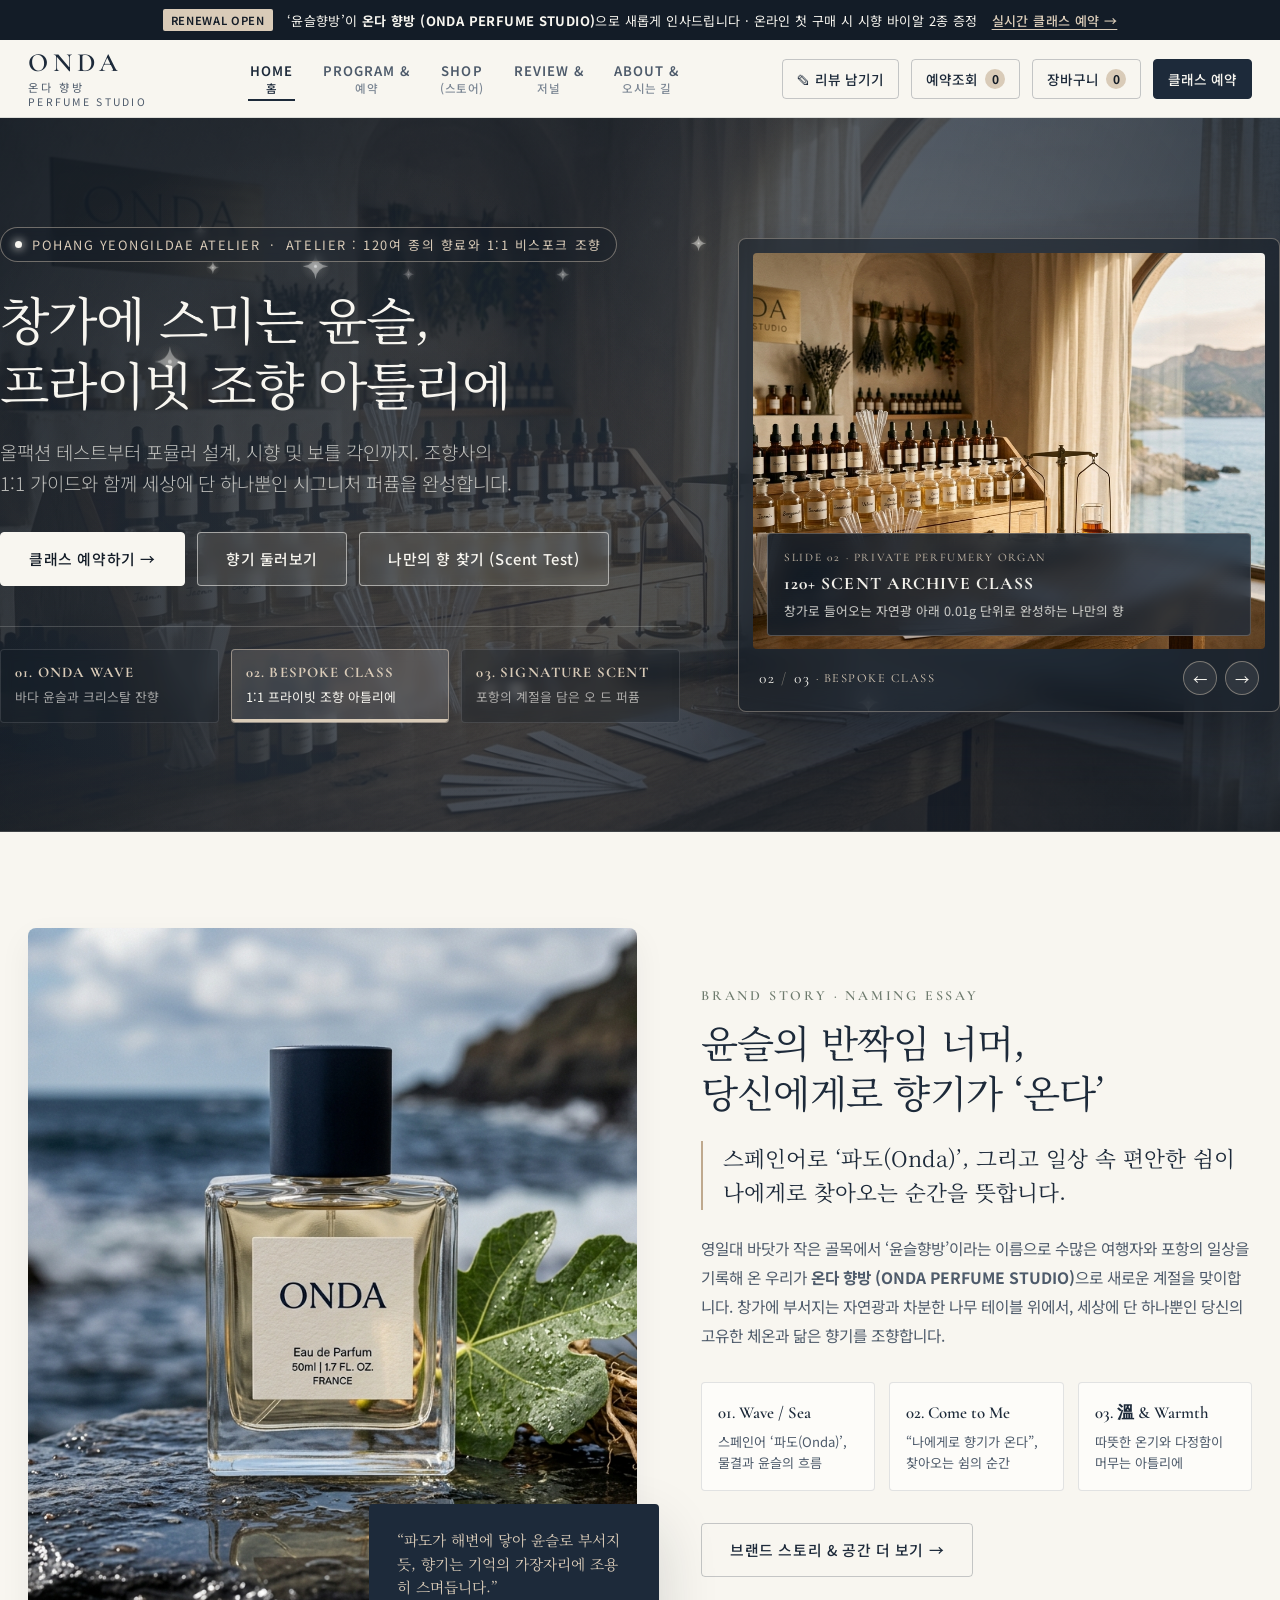
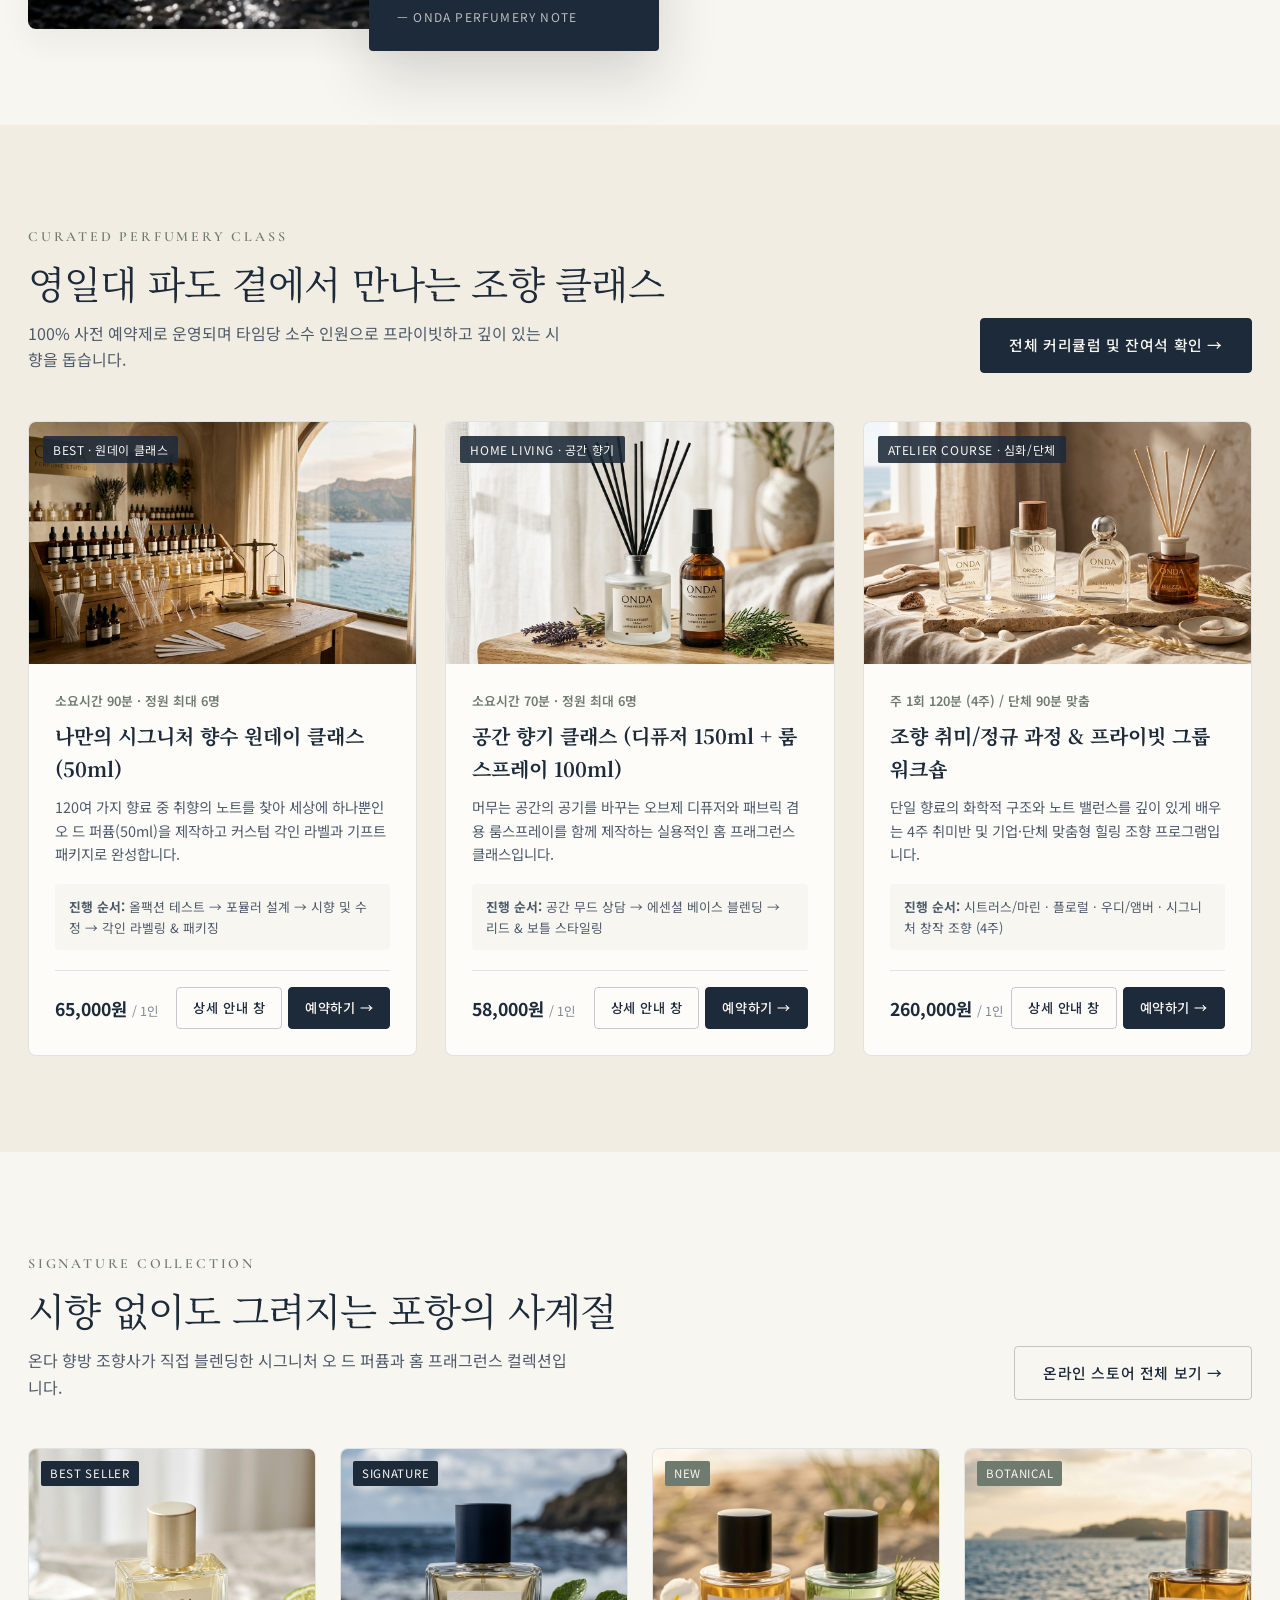
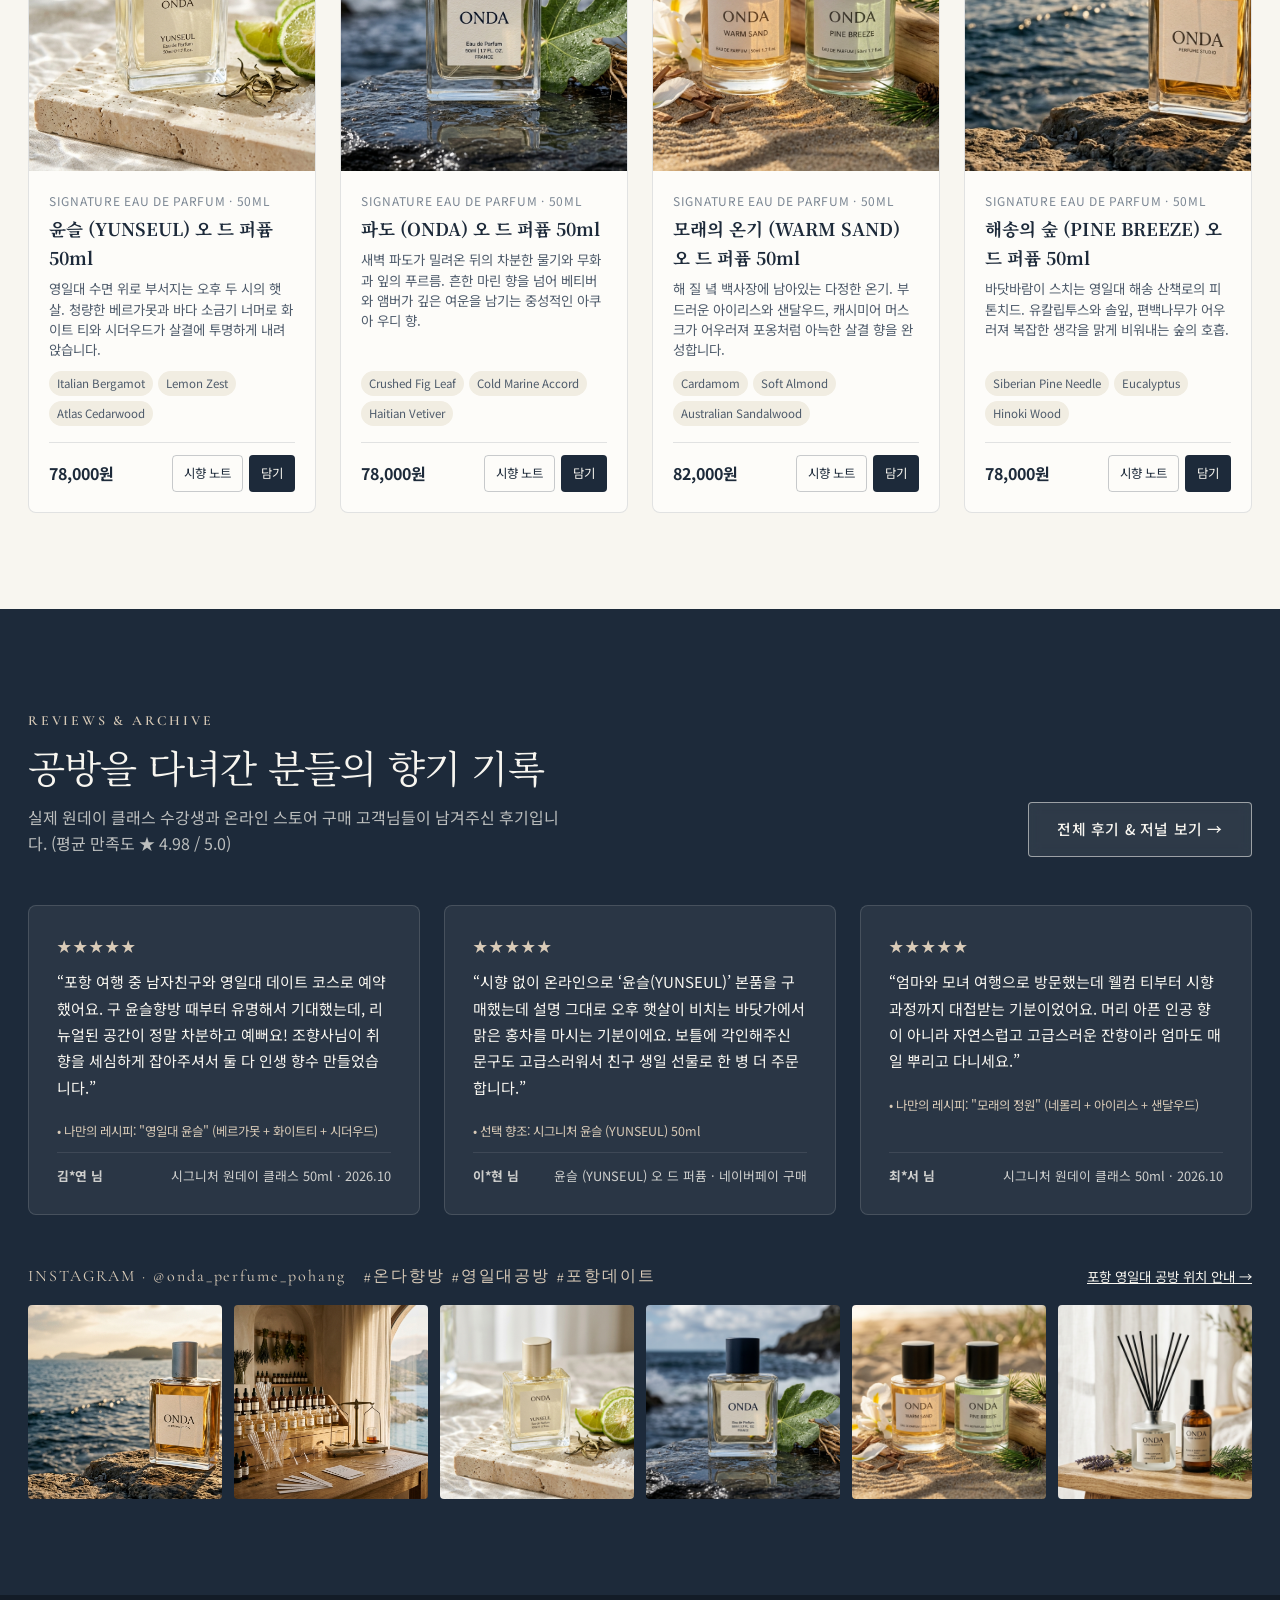
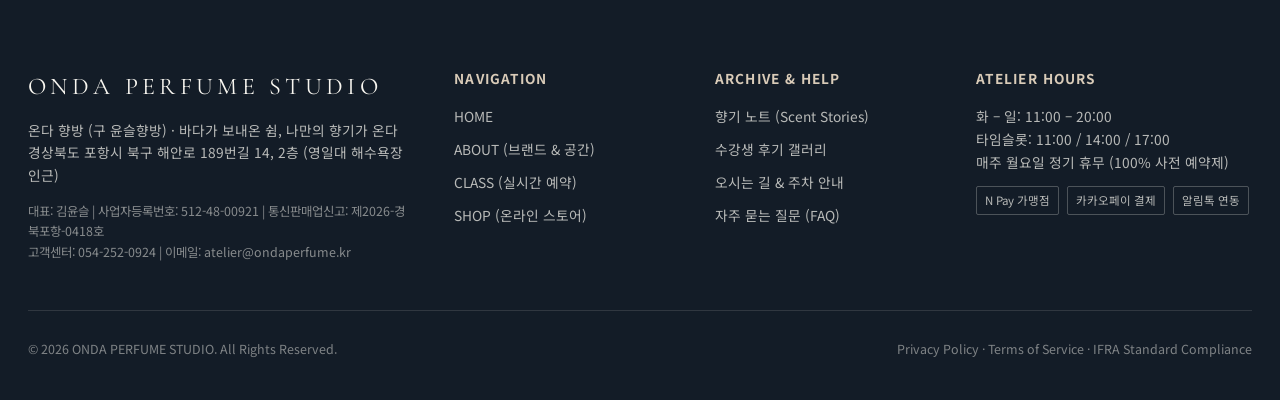
<file: index.html>
<!DOCTYPE html>
<html lang="ko">
<head>
  <meta charset="UTF-8" />
  <meta name="viewport" content="width=device-width, initial-scale=1.0" />
  <title>온다 향방 (ONDA PERFUME STUDIO) | 바다가 보내온 쉼, 나만의 향기가 온다</title>
  <meta name="description" content="포항 영일대 파도 곁에서 마주하는 온전한 나만의 향. 온다 향방(구 윤슬향방) 시그니처 원데이 조향 클래스 실시간 예약 및 온라인 프래그런스 스토어." />
  <!-- Google Fonts: Cormorant Garamond & Noto Serif KR & Noto Sans KR -->
  <link rel="preconnect" href="https://fonts.googleapis.com" />
  <link rel="preconnect" href="https://fonts.gstatic.com" crossorigin />
  <link href="https://fonts.googleapis.com/css2?family=Cormorant+Garamond:ital,wght@0,500;0,600;0,700;1,400&family=Noto+Sans+KR:wght@300;400;500;600;700&family=Noto+Serif+KR:wght@400;500;600&display=swap" rel="stylesheet" />
  <link rel="stylesheet" href="./styles.css" />
</head>
<body>

  <!-- Top Renewal Notice Bar -->
  <div class="top-notice">
    <span class="top-notice__tag">RENEWAL OPEN</span>
    <span>‘윤슬향방’이 <strong>온다 향방 (ONDA PERFUME STUDIO)</strong>으로 새롭게 인사드립니다 · 온라인 첫 구매 시 시향 바이알 2종 증정</span>
    <span class="top-notice__link" onclick="navigateTo('class')">실시간 클래스 예약 &rarr;</span>
  </div>

  <!-- Sticky Header -->
  <header class="site-header" id="siteHeader">
    <div class="container header-inner">
      <div class="brand-logo" onclick="navigateTo('home')" role="button" tabindex="0" aria-label="온다 향방 홈으로 이동">
        <span class="brand-logo__en">ONDA</span>
        <span class="brand-logo__kr">온다 향방</span>
        <span class="brand-logo__sub">PERFUME STUDIO</span>
      </div>

      <nav class="main-nav" id="mainNav" aria-label="주요 메뉴">
        <button class="nav-link active" data-target="home" onclick="navigateTo('home')">
          <span class="nav-line-1">HOME</span>
          <span class="nav-line-2">홈</span>
        </button>
        <button class="nav-link" data-target="class" onclick="navigateTo('class')">
          <span class="nav-line-1">PROGRAM &amp;</span>
          <span class="nav-line-2">예약</span>
        </button>
        <button class="nav-link" data-target="shop" onclick="navigateTo('shop')">
          <span class="nav-line-1">SHOP</span>
          <span class="nav-line-2">(스토어)</span>
        </button>
        <button class="nav-link" data-target="journal" onclick="navigateTo('journal')">
          <span class="nav-line-1">REVIEW &amp;</span>
          <span class="nav-line-2">저널</span>
        </button>
        <button class="nav-link" data-target="about" onclick="navigateTo('about')">
          <span class="nav-line-1">ABOUT &amp;</span>
          <span class="nav-line-2">오시는 길</span>
        </button>
      </nav>

      <div class="header-actions">
        <button class="action-btn" onclick="openReviewWriteModal()" title="클래스/스토어 리뷰 작성창 열기">
          <span>&#9998; 리뷰 남기기</span>
        </button>
        <button class="action-btn" onclick="openDrawer('reservationDrawer')" title="내 예약 내역 확인">
          <span>예약조회</span>
          <span class="badge-count tabular-nums" id="resBadgeCount">1</span>
        </button>
        <button class="action-btn" onclick="openDrawer('cartDrawer')" title="장바구니 열기">
          <span>장바구니</span>
          <span class="badge-count tabular-nums" id="cartBadgeCount">0</span>
        </button>
        <button class="action-btn action-btn--primary" onclick="navigateTo('class', 'bookingWorkbench')">
          클래스 예약
        </button>
        <button class="mobile-menu-btn" onclick="toggleMobileMenu()" aria-label="모바일 메뉴 열기">
          &#9776;
        </button>
      </div>
    </div>
  </header>

  <main>
    <!-- ==================================================================
         VIEW 1: HOME (메인 페이지)
         ================================================================== -->
    <section class="view-section active" id="view-home">
      <!-- Hero Section with Photorealistic Slide Transition -->
      <div class="hero" id="ondaHero" onmouseenter="pauseHeroAutoSlide(true)" onmouseleave="pauseHeroAutoSlide(false)">
        <!-- Full-Bleed Sliding Photorealistic Background Track -->
        <div class="hero__bg-slider" aria-hidden="true">
          <div class="hero__bg-track" id="heroBgTrack">
            <div class="hero__bg-slide active">
              <img src="./assets/images/hero_slide_1.jpg" alt="영일대 바다 윤슬과 온다 시그니처 퍼퓸 보틀 실사" />
            </div>
            <div class="hero__bg-slide">
              <img src="./assets/images/hero_slide_2.jpg" alt="자연광이 스미는 온다 향방 조향 오르간과 원목 테이블 실사" />
            </div>
            <div class="hero__bg-slide">
              <img src="./assets/images/hero_slide_3.jpg" alt="온다 향방 시그니처 오 드 퍼퓸 & 디퓨저 컬렉션 실사" />
            </div>
          </div>
        </div>
        <div class="hero__overlay"></div>
        <div class="hero__shimmer"></div>
        <!-- Subtle Crystal Sparkle & Light Refraction Canvas (과하지 않은 크리스탈 반짝임 연출) -->
        <canvas class="hero__canvas" id="ondaWaveCanvas" aria-hidden="true"></canvas>

        <div class="container hero__layout">
          <div class="hero__content">
            <div class="hero__badge">
              <span class="tide-pulse-dot"></span>
              <span>POHANG YEONGILDAE ATELIER</span>
              <span>·</span>
              <span id="tideStateLabel">CRYSTAL LIGHT : 햇살과 향기가 머무는 시간</span>
            </div>
            <h1 class="hero__title" id="heroSlideTitle">
              바다가 보내온 쉼,<br />나만의 향기가 온다
            </h1>
            <p class="hero__subtitle" id="heroSlideSubtitle">
              영일대 파도 곁에서 마주하는 온전한 나만의 향. 120여 가지 자연의 향료와 아날로그 조향 오르간 앞에서 당신의 계절을 기록하세요.
            </p>
            <div class="hero__cta-group">
              <button class="btn btn--ivory" onclick="navigateTo('class', 'bookingWorkbench')">
                클래스 예약하기 &rarr;
              </button>
              <button class="btn btn--outline-ivory" onclick="navigateTo('shop')">
                향기 둘러보기
              </button>
              <button class="btn btn--outline-ivory" onclick="openScentFinderModal()">
                나만의 향 찾기 (Scent Test)
              </button>
            </div>

            <!-- Hero Mood Slide Switcher with Progress Indicators -->
            <div class="hero__slides-nav" role="tablist" aria-label="메인 히어로 슬라이드 전환">
              <button class="hero-slide-btn active" onclick="switchHeroSlide(0)" role="tab" aria-selected="true">
                <strong>01. ONDA WAVE</strong>
                <span>바다 윤슬과 크리스탈 잔향</span>
                <span class="hero-slide-btn__bar"></span>
              </button>
              <button class="hero-slide-btn" onclick="switchHeroSlide(1)" role="tab" aria-selected="false">
                <strong>02. BESPOKE CLASS</strong>
                <span>1:1 프라이빗 조향 아틀리에</span>
                <span class="hero-slide-btn__bar"></span>
              </button>
              <button class="hero-slide-btn" onclick="switchHeroSlide(2)" role="tab" aria-selected="false">
                <strong>03. SIGNATURE SCENT</strong>
                <span>포항의 계절을 담은 오 드 퍼퓸</span>
                <span class="hero-slide-btn__bar"></span>
              </button>
            </div>
          </div>

          <!-- Synchronized Photorealistic Slide Showcase Deck -->
          <div class="hero__showcase">
            <div class="hero-showcase-frame">
              <div class="hero-showcase-viewport">
                <div class="hero-showcase-track" id="heroShowcaseTrack">
                  <!-- Slide 01 -->
                  <div class="hero-showcase-slide">
                    <img src="./assets/images/hero_slide_1.jpg" alt="ONDA 시그니처 보틀과 영일대 윤슬 실사" />
                    <div class="hero-showcase-caption">
                      <span class="hero-showcase-tag">SLIDE 01 · COASTAL EAU DE PARFUM</span>
                      <strong>ONDA &amp; YUNSEUL 50ml</strong>
                      <p>영일대 해변의 자연석 위, 오후의 햇살을 머금은 크리스탈 보틀</p>
                    </div>
                  </div>
                  <!-- Slide 02 -->
                  <div class="hero-showcase-slide">
                    <img src="./assets/images/hero_slide_2.jpg" alt="온다 향방 조향 오르간과 블렌딩 테이블 실사" />
                    <div class="hero-showcase-caption">
                      <span class="hero-showcase-tag">SLIDE 02 · PRIVATE PERFUMERY ORGAN</span>
                      <strong>120+ SCENT ARCHIVE CLASS</strong>
                      <p>창가로 들어오는 자연광 아래 0.01g 단위로 완성하는 나만의 향</p>
                    </div>
                  </div>
                  <!-- Slide 03 -->
                  <div class="hero-showcase-slide">
                    <img src="./assets/images/hero_slide_3.jpg" alt="온다 향방 시그니처 퍼퓸 & 디퓨저 컬렉션 실사" />
                    <div class="hero-showcase-caption">
                      <span class="hero-showcase-tag">SLIDE 03 · SIGNATURE COLLECTION</span>
                      <strong>BESPOKE GIFT &amp; HOME FRAGRANCE</strong>
                      <p>시향 없이도 그려지는 포항의 사계절, 무료 보틀 각인 서비스</p>
                    </div>
                  </div>
                </div>
              </div>

              <!-- Slide Controls Bar -->
              <div class="hero-showcase-controls">
                <div class="hero-showcase-counter tabular-nums">
                  <span id="heroSlideCurrentNum">01</span>
                  <span class="hero-showcase-divider">/</span>
                  <span>03</span>
                  <span class="hero-showcase-status" id="heroSlideTagText">· ONDA WAVE</span>
                </div>
                <div class="hero-showcase-arrows">
                  <button type="button" class="hero-arrow-btn" onclick="stepHeroSlide(-1)" aria-label="이전 슬라이드">&larr;</button>
                  <button type="button" class="hero-arrow-btn" onclick="stepHeroSlide(1)" aria-label="다음 슬라이드">&rarr;</button>
                </div>
              </div>
            </div>
          </div>
        </div>
      </div>

      <!-- Brand Story Intro -->
      <div class="section">
        <div class="container">
          <div class="story-grid">
            <div class="story-visual">
              <div class="story-visual__main">
                <img src="./assets/images/perfume_onda.jpg" alt="온다 향방 시그니처 오 드 퍼퓸 파도(ONDA) 50ml 실사" />
              </div>
              <div class="story-visual__caption">
                <p>“파도가 해변에 닿아 윤슬로 부서지듯, 향기는 기억의 가장자리에 조용히 스며듭니다.”</p>
                <span>— ONDA PERFUMERY NOTE</span>
              </div>
            </div>

            <div class="story-copy">
              <span class="eyebrow">BRAND STORY · NAMING ESSAY</span>
              <h2 class="section-title">윤슬의 반짝임 너머,<br />당신에게로 향기가 ‘온다’</h2>
              <blockquote class="story-copy__quote">
                스페인어로 ‘파도(Onda)’, 그리고 일상 속 편안한 쉼이 나에게로 찾아오는 순간을 뜻합니다.
              </blockquote>
              <p class="story-copy__body">
                영일대 바닷가 작은 골목에서 ‘윤슬향방’이라는 이름으로 수많은 여행자와 포항의 일상을 기록해 온 우리가 <strong>온다 향방 (ONDA PERFUME STUDIO)</strong>으로 새로운 계절을 맞이합니다.
                창가에 부서지는 자연광과 차분한 나무 테이블 위에서, 세상에 단 하나뿐인 당신의 고유한 체온과 닮은 향기를 조향합니다.
              </p>

              <div class="meaning-pills">
                <div class="meaning-pill">
                  <span class="meaning-pill__en">01. Wave / Sea</span>
                  <span class="meaning-pill__kr">스페인어 ‘파도(Onda)’, 물결과 윤슬의 흐름</span>
                </div>
                <div class="meaning-pill">
                  <span class="meaning-pill__en">02. Come to Me</span>
                  <span class="meaning-pill__kr">“나에게로 향기가 온다”, 찾아오는 쉼의 순간</span>
                </div>
                <div class="meaning-pill">
                  <span class="meaning-pill__en">03. 溫 &amp; Warmth</span>
                  <span class="meaning-pill__kr">따뜻한 온기와 다정함이 머무는 아틀리에</span>
                </div>
              </div>

              <button class="btn btn--outline-navy" onclick="navigateTo('about')">
                브랜드 스토리 &amp; 공간 더 보기 &rarr;
              </button>
            </div>
          </div>
        </div>
      </div>

      <!-- Curated Class Banner Grid -->
      <div class="section section--ivory-warm">
        <div class="container">
          <div class="section-header">
            <div>
              <span class="eyebrow">CURATED PERFUMERY CLASS</span>
              <h2 class="section-title">영일대 파도 곁에서 만나는 조향 클래스</h2>
              <p class="section-desc">100% 사전 예약제로 운영되며 타임당 소수 인원으로 프라이빗하고 깊이 있는 시향을 돕습니다.</p>
            </div>
            <button class="btn btn--navy" onclick="navigateTo('class')">전체 커리큘럼 및 잔여석 확인 &rarr;</button>
          </div>

          <div class="class-cards-grid" id="homeClassGrid">
            <!-- Populated by app.js -->
          </div>
        </div>
      </div>

      <!-- Signature Collection (Shop Preview) -->
      <div class="section">
        <div class="container">
          <div class="section-header">
            <div>
              <span class="eyebrow">SIGNATURE COLLECTION</span>
              <h2 class="section-title">시향 없이도 그려지는 포항의 사계절</h2>
              <p class="section-desc">온다 향방 조향사가 직접 블렌딩한 시그니처 오 드 퍼퓸과 홈 프래그런스 컬렉션입니다.</p>
            </div>
            <button class="btn btn--outline-navy" onclick="navigateTo('shop')">온라인 스토어 전체 보기 &rarr;</button>
          </div>

          <div class="product-grid" id="homeProductGrid">
            <!-- Populated by app.js -->
          </div>
        </div>
      </div>

      <!-- Review & Social Section -->
      <div class="section section--navy">
        <div class="container">
          <div class="section-header">
            <div>
              <span class="eyebrow">REVIEWS &amp; ARCHIVE</span>
              <h2 class="section-title">공방을 다녀간 분들의 향기 기록</h2>
              <p class="section-desc">실제 원데이 클래스 수강생과 온라인 스토어 구매 고객님들이 남겨주신 후기입니다. (평균 만족도 ★ 4.98 / 5.0)</p>
            </div>
            <button class="btn btn--outline-ivory" onclick="navigateTo('journal')">전체 후기 &amp; 저널 보기 &rarr;</button>
          </div>

          <div class="review-grid" id="homeReviewGrid">
            <!-- Populated by app.js -->
          </div>

          <div style="display:flex; justify-content:space-between; align-items:center; margin-bottom:16px; flex-wrap:wrap; gap:12px;">
            <span style="font-family:var(--font-serif-en); letter-spacing:0.12em; color:var(--color-sand);">
              INSTAGRAM · @onda_perfume_pohang &nbsp; #온다향방 #영일대공방 #포항데이트
            </span>
            <a href="#visit" onclick="navigateTo('visit'); return false;" style="font-size:0.84rem; color:var(--color-ivory); text-decoration:underline;">
              포항 영일대 공방 위치 안내 &rarr;
            </a>
          </div>
          <div class="insta-strip" id="homeInstaStrip">
            <!-- Populated by app.js -->
          </div>
        </div>
      </div>
    </section>

    <!-- ==================================================================
         VIEW 2: ABOUT (브랜드 소개 & 공간 안내)
         ================================================================== -->
    <section class="view-section" id="view-about">
      <div class="page-hero">
        <div class="container">
          <span class="eyebrow" style="color:var(--color-sand);">ABOUT &amp; VISIT · ONDA PERFUME STUDIO</span>
          <h1 class="page-hero__title">브랜드 스토리 &amp; 영일대 아틀리에 안내</h1>
          <p class="page-hero__desc">
            구 ‘윤슬향방’에서 출발해 영일대 바다가 건네는 계절의 온도와 빛을 향기로 번역합니다. 브랜드 철학과 공방 공간, 오시는 길을 한곳에서 확인하세요.
          </p>
          <div style="display:flex; gap:10px; flex-wrap:wrap; margin-top:24px;">
            <button type="button" class="btn btn--ivory btn--sm" onclick="navigateTo('about')">
              01. 브랜드 철학 &amp; 아틀리에 공간 소개
            </button>
            <button type="button" class="btn btn--outline-ivory btn--sm" onclick="navigateTo('visit')">
              02. 오시는 길 · 주차 안내 · FAQ · 1:1 문의 &rarr;
            </button>
          </div>
        </div>
      </div>

      <div class="section">
        <div class="container">
          <div class="story-grid">
            <div>
              <span class="eyebrow">PERFUMER'S PHILOSOPHY</span>
              <h2 class="section-title">조향사 철학: 향기는 기억을 보관하는 가장 투명한 그릇입니다</h2>
              <p class="story-copy__body" style="margin-top:20px;">
                온다 향방의 모든 향료는 프랑스 그라스(Grasse) 산 천연 에센셜 오일과 국제향료협회(IFRA) 안전 기준을 통과한 파인 프래그런스 등급 원료만을 엄선하여 사용합니다.
              </p>
              <p class="story-copy__body">
                처음 뿌렸을 때의 화려함보다 30분 뒤, 그리고 하루의 끝에 옷깃에서 은은하게 피어오르는 <strong>살결의 잔향(Skin Scent)</strong>을 가장 중요하게 설계합니다. 향수를 처음 접하는 분들도 머리 아픈 알코올 향 없이 온전한 향의 레이어를 경험하실 수 있도록 2주 이상의 저온 숙성 공정을 거칩니다.
              </p>
              <div class="meaning-pills">
                <div class="meaning-pill">
                  <span class="meaning-pill__en">IFRA Certified</span>
                  <span class="meaning-pill__kr">국제향료협회 안전 등급 파인 프래그런스 원료</span>
                </div>
                <div class="meaning-pill">
                  <span class="meaning-pill__en">120+ Scents</span>
                  <span class="meaning-pill__kr">시트러스·마린·플로럴·우디·머스크 세분화 오르간</span>
                </div>
                <div class="meaning-pill">
                  <span class="meaning-pill__en">Formula Archive</span>
                  <span class="meaning-pill__kr">모든 수강생의 조향 레시피 영구 보관 및 재제작 지원</span>
                </div>
              </div>
            </div>
            <div class="story-visual__main">
              <img src="./assets/images/hero_slide_2.jpg" alt="조향 오르간과 스포이드 작업 실사" />
            </div>
          </div>

          <!-- Brand Color & Tone Identity -->
          <div style="margin-top:88px;">
            <span class="eyebrow">VISUAL IDENTITY &amp; TONE</span>
            <h3 class="section-title" style="font-size:1.75rem;">영일대의 자연을 담은 4가지 색채</h3>
            <div class="palette-showcase">
              <div class="palette-card">
                <div class="palette-card__swatch" style="background-color:#1D2A3A;"></div>
                <div class="palette-card__info">
                  <div class="palette-card__name">Deep Ocean Navy</div>
                  <div class="palette-card__hex">#1D2A3A · Primary</div>
                  <p class="palette-card__desc">깊은 영일대 바다의 수면과 고요한 집중의 시간</p>
                </div>
              </div>
              <div class="palette-card">
                <div class="palette-card__swatch" style="background-color:#F8F6F0; border-bottom:1px solid var(--border-hairline);"></div>
                <div class="palette-card__info">
                  <div class="palette-card__name">Warm Ivory</div>
                  <div class="palette-card__hex">#F8F6F0 · Secondary</div>
                  <p class="palette-card__desc">오후의 햇살을 머금은 백사장과 여백의 미</p>
                </div>
              </div>
              <div class="palette-card">
                <div class="palette-card__swatch" style="background-color:#D9CBB8;"></div>
                <div class="palette-card__info">
                  <div class="palette-card__name">Sand Beige</div>
                  <div class="palette-card__hex">#D9CBB8 · Accent 01</div>
                  <p class="palette-card__desc">파도가 지나간 모래의 결과 시향지의 따뜻한 질감</p>
                </div>
              </div>
              <div class="palette-card">
                <div class="palette-card__swatch" style="background-color:#9EA89E;"></div>
                <div class="palette-card__info">
                  <div class="palette-card__name">Sage Green</div>
                  <div class="palette-card__hex">#9EA89E · Accent 02</div>
                  <p class="palette-card__desc">해송 숲길과 보타니컬 에센셜 오일의 자연스러움</p>
                </div>
              </div>
            </div>
          </div>
        </div>
      </div>

      <!-- Atelier Space Introduction -->
      <div class="section section--ivory-warm">
        <div class="container">
          <div class="section-header">
            <div>
              <span class="eyebrow">ATELIER SPACE · POHANG YEONGILDAE</span>
              <h2 class="section-title">영일대 아틀리에 공간 소개</h2>
              <p class="section-desc">영일대 해수욕장 산책로에서 도보 3분, 잔잔한 음악과 따뜻한 차가 준비된 아늑한 향기 작업실입니다.</p>
            </div>
            <button class="btn btn--navy" onclick="navigateTo('visit')">오시는 길 및 주차 안내 &rarr;</button>
          </div>

          <div class="space-grid">
            <div class="space-card">
              <div class="space-card__img">
                <img src="./assets/images/hero_slide_2.jpg" alt="올팩션 바 & 향료 오르간 실사" />
              </div>
              <div class="space-card__body">
                <h3>01. Olfaction Bar (올팩션 바 &amp; 조향 오르간)</h3>
                <p>Top, Middle, Base 노트별로 정갈하게 배열된 120여 종의 조향 오르간에서 조향사의 가이드와 함께 시향을 진행합니다.</p>
              </div>
            </div>
            <div class="space-card">
              <div class="space-card__img">
                <img src="./assets/images/perfume_yunseul.jpg" alt="자연광 블렌딩 테이블과 윤슬 보틀 실사" />
              </div>
              <div class="space-card__body">
                <h3>02. Sunlit Blending Table (자연광 조향 테이블)</h3>
                <p>오후의 채광이 부드럽게 스며드는 원목 테이블에서 정밀 전자저울과 유리 비커를 사용해 0.01g 단위로 나만의 향을 조합합니다.</p>
              </div>
            </div>
            <div class="space-card">
              <div class="space-card__img">
                <img src="./assets/images/hero_slide_3.jpg" alt="커스텀 라벨링 & 패키징 존 실사" />
              </div>
              <div class="space-card__body">
                <h3>03. Custom Labeling &amp; Gift Zone (각인 및 패키징 존)</h3>
                <p>직접 지은 향수 이름과 날짜, 짧은 문구를 보틀 라벨에 각인하고 시그니처 리넨 파우치와 코튼 박스에 정성껏 포장합니다.</p>
              </div>
            </div>
            <div class="space-card">
              <div class="space-card__img">
                <img src="./assets/images/fragrance_home_set.jpg" alt="티 라운지 & 포토존 실사" />
              </div>
              <div class="space-card__body">
                <h3>04. Scent &amp; Tea Lounge (웰컴 티 라운지 &amp; 포토존)</h3>
                <p>후각의 피로를 덜어주는 계절 허브티가 웰컴 드링크로 제공되며, 완성된 향수를 영일대 감성 오브제와 함께 촬영할 수 있습니다.</p>
              </div>
            </div>
          </div>
        </div>
      </div>
    </section>

    <!-- ==================================================================
         VIEW 3: CLASS (프로그램 상세 안내 창 & 실시간 예약 시스템 통합)
         ================================================================== -->
    <section class="view-section" id="view-class">
      <div class="page-hero">
        <div class="container">
          <span class="eyebrow" style="color:var(--color-sand);">CURATED PROGRAM GUIDE &amp; REAL-TIME BOOKING</span>
          <h1 class="page-hero__title">프로그램 상세 안내 &amp; 실시간 예약</h1>
          <p class="page-hero__desc">
            비슷한 성격의 조향 프로그램을 카테고리별로 묶어 한눈에 비교하실 수 있습니다. 각 프로그램의 시간대별 진행 구성과 포함 내역을 확인한 뒤 원하는 타임슬롯(11:00 / 14:00 / 17:00)을 바로 예약해 보세요.
          </p>
        </div>
      </div>

      <div class="section">
        <div class="container">
          <!-- Interactive Program Guide Explorer Window (프로그램 상세 안내 창) -->
          <div class="program-guide-box" id="programGuideWindow">
            <div style="display:flex; justify-content:space-between; align-items:flex-end; flex-wrap:wrap; gap:16px; padding-bottom:20px; border-bottom:1px solid var(--border-hairline);">
              <div>
                <span class="eyebrow">PROGRAM CATEGORY GUIDE</span>
                <h2 class="section-title" style="font-size:1.75rem;">카테고리별 프로그램 상세 안내 창</h2>
              </div>
              <div class="filter-tabs" id="programGuideTabs">
                <button type="button" class="filter-tab active" onclick="switchProgramGuideTab('class-perfume-50', this)">01. 시그니처 퍼퓸 원데이</button>
                <button type="button" class="filter-tab" onclick="switchProgramGuideTab('class-home-fragrance', this)">02. 공간 향기 (디퓨저·룸스프레이)</button>
                <button type="button" class="filter-tab" onclick="switchProgramGuideTab('class-hobby-regular', this)">03. 정규 취미반 &amp; 단체 워크숍</button>
              </div>
            </div>

            <div id="programGuideDetailBody">
              <!-- Populated dynamically by app.js -->
            </div>
          </div>

          <span class="eyebrow">4-STEP CURRICULUM</span>
          <h2 class="section-title" style="margin-bottom:28px;">공통 조향 클래스 4단계 프로세스</h2>
          <div class="process-steps">
            <div class="process-step">
              <div class="process-step__num">STEP 01</div>
              <div class="process-step__title">올팩션 테스트 (Olfaction)</div>
              <p class="process-step__desc">웰컴 티와 함께 향수의 구조를 이해하고, 30여 가지 핵심 베이스·키 노트를 시향하며 취향을 발견합니다.</p>
            </div>
            <div class="process-step">
              <div class="process-step__num">STEP 02</div>
              <div class="process-step__title">포뮬러 설계 (Formula)</div>
              <p class="process-step__desc">조향사의 1:1 피드백을 통해 Top · Middle · Base 노트의 조화로운 비율을 설계하고 레시피 시트를 작성합니다.</p>
            </div>
            <div class="process-step">
              <div class="process-step__num">STEP 03</div>
              <div class="process-step__title">시향 및 블렌딩 (Blending)</div>
              <p class="process-step__desc">1차 샘플링 시향 후 원하는 무드로 비율을 미세 조정한 뒤, 최종 오 드 퍼퓸(50ml) 본품을 직접 조향합니다.</p>
            </div>
            <div class="process-step">
              <div class="process-step__num">STEP 04</div>
              <div class="process-step__title">각인 라벨링 &amp; 패키징</div>
              <p class="process-step__desc">나만의 향수 이름과 문구를 커스텀 라벨로 인쇄해 부착하고, 시그니처 기프트 패키지와 포토존 촬영으로 마무리합니다.</p>
            </div>
          </div>

          <!-- Real-Time Interactive Booking Workbench -->
          <div id="bookingWorkbench" style="scroll-margin-top: 100px;">
            <div class="section-header" style="margin-bottom:24px;">
              <div>
                <span class="eyebrow">REAL-TIME RESERVATION SYSTEM</span>
                <h2 class="section-title">실시간 클래스 예약 &amp; 예약금 결제</h2>
              </div>
              <button class="btn btn--outline-navy btn--sm" onclick="openGroupInquiryModal()">
                기업 / 학교 / 단체 출강 워크숍 견적 문의 &rarr;
              </button>
            </div>

            <div class="booking-workbench">
              <!-- Left Column: Class, Calendar, Timeslot -->
              <div>
                <div class="booking-step-title">
                  <span class="booking-step-badge">1</span>
                  <span>클래스 프로그램 선택</span>
                </div>
                <div class="class-select-list" id="bookingClassList">
                  <!-- Populated by app.js -->
                </div>

                <div class="booking-step-title">
                  <span class="booking-step-badge">2</span>
                  <span>예약 날짜 선택 <small style="font-weight:400; color:var(--text-muted); font-size:0.8rem;">(매주 월요일 정기 휴무)</small></span>
                </div>
                <div class="calendar-box">
                  <div class="calendar-header">
                    <button class="btn btn--outline-navy btn--sm" onclick="changeCalendarMonth(-1)">&larr; 이전 달</button>
                    <span class="calendar-month-title tabular-nums" id="calendarMonthLabel">2026년 10월</span>
                    <button class="btn btn--outline-navy btn--sm" onclick="changeCalendarMonth(1)">다음 달 &rarr;</button>
                  </div>
                  <div class="calendar-weekdays">
                    <span style="color:#B84A39;">일</span>
                    <span>월</span>
                    <span>화</span>
                    <span>수</span>
                    <span>목</span>
                    <span>금</span>
                    <span style="color:#2C3E55;">토</span>
                  </div>
                  <div class="calendar-days tabular-nums" id="calendarDaysGrid">
                    <!-- Populated by app.js -->
                  </div>
                </div>

                <div class="booking-step-title">
                  <span class="booking-step-badge">3</span>
                  <span>타임슬롯 및 실시간 잔여석 선택</span>
                </div>
                <div class="timeslot-grid tabular-nums" id="timeslotGrid">
                  <!-- Populated by app.js -->
                </div>
              </div>

              <!-- Right Column: Guest Details & Deposit Payment -->
              <form class="booking-summary-panel" id="bookingForm" onsubmit="submitClassBooking(event)">
                <div>
                  <div class="booking-step-title">
                    <span class="booking-step-badge">4</span>
                    <span>예약자 정보 및 결제 수단</span>
                  </div>

                  <div class="form-group">
                    <label class="form-label" for="bookingHeadcount">수강 인원 선택 (동반 2인 이상 5% 할인 혜택)</label>
                    <select class="form-select tabular-nums" id="bookingHeadcount" onchange="updateBookingSummary()">
                      <option value="1">1명 (프라이빗 집중 케어)</option>
                      <option value="2" selected>2명 (커플 / 우정 추천 · 5% 할인)</option>
                      <option value="3">3명 (소그룹 · 5% 할인)</option>
                      <option value="4">4명 (소그룹 · 5% 할인)</option>
                      <option value="5">5명 (프라이빗 타임 단독 대관 가능 · 5% 할인)</option>
                      <option value="6">6명 (프라이빗 타임 단독 대관 · 5% 할인)</option>
                    </select>
                  </div>

                  <div style="display:grid; grid-template-columns:1fr 1fr; gap:12px;">
                    <div class="form-group">
                      <label class="form-label" for="bookingName">예약자 성함 *</label>
                      <input type="text" class="form-input" id="bookingName" placeholder="예: 김윤슬" required />
                    </div>
                    <div class="form-group">
                      <label class="form-label" for="bookingPhone">연락처 (알림톡 수신) *</label>
                      <input type="tel" class="form-input tabular-nums" id="bookingPhone" placeholder="010-0000-0000" required />
                    </div>
                  </div>

                  <div class="form-group">
                    <label class="form-label" for="bookingEngraving">보틀 라벨 각인 문구 (선택, 현장 변경 가능)</label>
                    <input type="text" class="form-input" id="bookingEngraving" maxlength="20" placeholder="예: Onda de Pohang, 2026.10" />
                  </div>

                  <div class="form-group">
                    <label class="form-label" for="bookingRequest">요청사항 (기념일 선물 포장, 알레르기 유무 등)</label>
                    <input type="text" class="form-input" id="bookingRequest" placeholder="예: 기념일 방문입니다. 시트러스 계열 선호해요." />
                  </div>

                  <div class="form-group">
                    <label class="form-label">결제 방식 선택</label>
                    <div style="display:grid; grid-template-columns:1fr 1fr; gap:8px; margin-bottom:10px;">
                      <button type="button" class="pay-method-btn selected" id="payTypeDeposit" onclick="selectPayMode('deposit')">
                        예약금 선결제 (인당 20,000원)
                      </button>
                      <button type="button" class="pay-method-btn" id="payTypeFull" onclick="selectPayMode('full')">
                        전액 결제 (현장 결제 생략)
                      </button>
                    </div>
                    <div class="payment-methods">
                      <button type="button" class="pay-method-btn selected" onclick="selectPayProvider('네이버페이', this)">네이버페이</button>
                      <button type="button" class="pay-method-btn" onclick="selectPayProvider('카카오페이', this)">카카오페이</button>
                      <button type="button" class="pay-method-btn" onclick="selectPayProvider('신용/체크카드', this)">신용카드 PG</button>
                    </div>
                  </div>

                  <label style="display:flex; align-items:flex-start; gap:8px; font-size:0.8rem; color:var(--text-secondary); cursor:pointer; margin-top:10px;">
                    <input type="checkbox" checked required style="margin-top:4px;" />
                    <span>[필수] 카카오 알림톡 예약 안내 수신 및 노쇼 방지 환불 규정(수업 2일 전까지 100% 환불)에 동의합니다.</span>
                  </label>
                </div>

                <div>
                  <div class="price-breakdown tabular-nums" id="bookingPriceBreakdown">
                    <!-- Populated by app.js -->
                  </div>
                  <button type="submit" class="btn btn--navy btn--full">
                    실시간 예약 및 결제 확정하기
                  </button>
                </div>
              </form>
            </div>
          </div>
        </div>
      </div>
    </section>

    <!-- ==================================================================
         VIEW 4: SHOP (온라인 스토어)
         ================================================================== -->
    <section class="view-section" id="view-shop">
      <div class="page-hero">
        <div class="container">
          <span class="eyebrow" style="color:var(--color-sand);">ONDA ONLINE FRAGRANCE BOUTIQUE</span>
          <h1 class="page-hero__title">시그니처 프래그런스 스토어</h1>
          <p class="page-hero__desc">
            Top · Middle · Base 향조 피라미드와 감성 노트를 통해 시향 없이도 당신의 공간과 계절에 어울리는 향을 만나보세요. 모든 본품에는 무료 보틀 각인 서비스가 제공됩니다.
          </p>
        </div>
      </div>

      <div class="section">
        <div class="container">
          <!-- Scent Finder Callout Banner -->
          <div class="scent-finder-banner">
            <div>
              <span class="eyebrow" style="color:var(--color-sand);">ONLINE OLFACTION GUIDE</span>
              <h3 style="font-family:var(--font-serif-kr); font-size:1.45rem; margin-bottom:6px;">
                시향 없이 고민되시나요? 30초 만에 나에게 맞는 온다의 향기를 찾아보세요
              </h3>
              <p style="font-size:0.9rem; color:var(--text-on-dark-muted);">
                선호하는 계절과 바다의 시간대, 잔향 스타일을 선택하면 조향사가 맞춤 향수를 추천해 드립니다.
              </p>
            </div>
            <button class="btn btn--ivory" onclick="openScentFinderModal()">
              나만의 향 추천 테스트 시작 &rarr;
            </button>
          </div>

          <!-- Filter & Sort Toolbar -->
          <div class="shop-toolbar">
            <div class="filter-tabs" id="shopCategoryTabs">
              <button class="filter-tab active" onclick="filterShopProducts('all', this)">All Products (8)</button>
              <button class="filter-tab" onclick="filterShopProducts('perfume', this)">Signature Perfume (오 드 퍼퓸)</button>
              <button class="filter-tab" onclick="filterShopProducts('home', this)">Home Fragrance (디퓨저 / 룸스프레이)</button>
              <button class="filter-tab" onclick="filterShopProducts('gift', this)">Gift Set (패키징 / 시향 키트)</button>
            </div>

            <div style="display:flex; align-items:center; gap:10px;">
              <label for="shopSortSelect" style="font-size:0.84rem; color:var(--text-secondary);">정렬:</label>
              <select id="shopSortSelect" class="form-select" style="width:auto; padding:7px 14px; font-size:0.85rem;" onchange="sortShopProducts(this.value)">
                <option value="featured">베스트셀러 추천순</option>
                <option value="price-asc">가격 낮은순</option>
                <option value="price-desc">가격 높은순</option>
              </select>
            </div>
          </div>

          <div class="product-grid" id="shopProductGrid">
            <!-- Populated by app.js -->
          </div>
        </div>
      </div>
    </section>

    <!-- ==================================================================
         VIEW 5: REVIEW & JOURNAL (리뷰 남기기 창 · 수강생 아카이브 · 향기 노트 통합)
         ================================================================== -->
    <section class="view-section" id="view-journal">
      <div class="page-hero">
        <div class="container">
          <span class="eyebrow" style="color:var(--color-sand);">COMMUNITY REVIEW &amp; SCENT JOURNAL</span>
          <h1 class="page-hero__title">향기 리뷰 남기기 &amp; 조향 노트 아카이브</h1>
          <p class="page-hero__desc">
            클래스에서 직접 완성한 나만의 향수 레시피와 스토어 시향 후기를 카테고리별로 남겨보세요. 매월 베스트 리뷰어 3분께 시그니처 룸스프레이 본품을 선물로 드립니다.
          </p>
        </div>
      </div>

      <div class="section">
        <div class="container">
          <!-- Interactive Review Composer Window (리뷰 남기기 전용 창) -->
          <div class="review-composer-window" id="reviewComposerWindow">
            <div style="display:flex; justify-content:space-between; align-items:center; flex-wrap:wrap; gap:12px; padding-bottom:18px; border-bottom:1px solid var(--border-hairline);">
              <div>
                <span class="eyebrow">WRITE YOUR SCENT MEMORY</span>
                <h2 class="section-title" style="font-size:1.65rem;">나만의 향기 리뷰 &amp; 레시피 기록 남기기</h2>
              </div>
              <span style="font-size:0.82rem; color:var(--color-sage-deep); font-weight:600;">
                ★ 포토/레시피 후기 작성 시 온라인 스토어 3,000P 즉시 적립
              </span>
            </div>

            <form class="review-composer-grid" onsubmit="submitInlineReview(event)">
              <!-- Left Column: Category Group, Target Item, Star Rating, Mood Tags -->
              <div>
                <div class="form-group">
                  <label class="form-label">1. 후기 카테고리 분류 선택 *</label>
                  <div class="filter-tabs" id="composerCategoryBtns">
                    <button type="button" class="filter-tab active" onclick="setComposerCategory('class', this)">클래스 프로그램 후기</button>
                    <button type="button" class="filter-tab" onclick="setComposerCategory('shop', this)">온라인 스토어 제품 후기</button>
                    <button type="button" class="filter-tab" onclick="setComposerCategory('group', this)">단체/기업 워크숍 후기</button>
                  </div>
                </div>

                <div style="display:grid; grid-template-columns:1fr 1fr; gap:12px;">
                  <div class="form-group">
                    <label class="form-label" for="inlineRevTarget">2. 경험하신 프로그램 / 제품 *</label>
                    <select class="form-select" id="inlineRevTarget">
                      <option value="시그니처 원데이 클래스 50ml">시그니처 원데이 클래스 50ml</option>
                      <option value="공간 향기 (디퓨저·룸스프레이) 클래스">공간 향기 (디퓨저·룸스프레이) 클래스</option>
                      <option value="조향 취미/정규 4주 과정">조향 취미/정규 4주 과정</option>
                      <option value="윤슬 (YUNSEUL) 오 드 퍼퓸">윤슬 (YUNSEUL) 오 드 퍼퓸</option>
                      <option value="파도 (ONDA) 오 드 퍼퓸">파도 (ONDA) 오 드 퍼퓸</option>
                      <option value="모래의 온기 (WARM SAND)">모래의 온기 (WARM SAND)</option>
                      <option value="영일대의 밤 리드 디퓨저">영일대의 밤 리드 디퓨저</option>
                    </select>
                  </div>

                  <div class="form-group">
                    <label class="form-label">3. 만족도 별점 평가 *</label>
                    <div class="star-rating-picker" id="inlineStarPicker">
                      <button type="button" class="star-btn active" onclick="setInlineStarRating(1)">★</button>
                      <button type="button" class="star-btn active" onclick="setInlineStarRating(2)">★</button>
                      <button type="button" class="star-btn active" onclick="setInlineStarRating(3)">★</button>
                      <button type="button" class="star-btn active" onclick="setInlineStarRating(4)">★</button>
                      <button type="button" class="star-btn active" onclick="setInlineStarRating(5)">★</button>
                      <span id="inlineStarScoreText" style="font-size:0.82rem; font-weight:700; color:var(--color-navy); margin-left:6px; align-self:center;">5.0 최고예요</span>
                    </div>
                  </div>
                </div>

                <div class="form-group" style="margin-bottom:0;">
                  <label class="form-label">4. 향기 무드 키워드 태그 선택 (다중 선택 가능)</label>
                  <div class="mood-tags-picker" id="inlineMoodTags">
                    <button type="button" class="mood-tag-btn selected" onclick="toggleMoodTag(this)">#윤슬처럼맑은향</button>
                    <button type="button" class="mood-tag-btn selected" onclick="toggleMoodTag(this)">#영일대데이트추천</button>
                    <button type="button" class="mood-tag-btn" onclick="toggleMoodTag(this)">#살결에남는포근한잔향</button>
                    <button type="button" class="mood-tag-btn" onclick="toggleMoodTag(this)">#조향사님섬세한가이드</button>
                    <button type="button" class="mood-tag-btn" onclick="toggleMoodTag(this)">#보틀각인선물추천</button>
                    <button type="button" class="mood-tag-btn" onclick="toggleMoodTag(this)">#머리안아픈자연향</button>
                  </div>
                </div>
              </div>

              <!-- Right Column: Author, Custom Formula Note, Review Content & Submit -->
              <div>
                <div style="display:grid; grid-template-columns:1fr 1fr; gap:12px;">
                  <div class="form-group">
                    <label class="form-label" for="inlineRevAuthor">작성자 성함 / 닉네임 *</label>
                    <input type="text" class="form-input" id="inlineRevAuthor" placeholder="예: 김*슬 (포항 여행객)" required />
                  </div>
                  <div class="form-group">
                    <label class="form-label" for="inlineRevFormula">나만의 향수 이름 / 기억에 남는 노트 (선택)</label>
                    <input type="text" class="form-input" id="inlineRevFormula" placeholder="예: '영일대의 오후' (베르가못+우디)" />
                  </div>
                </div>

                <div class="form-group">
                  <label class="form-label" for="inlineRevText">상세 후기 내용 *</label>
                  <textarea class="form-textarea" id="inlineRevText" rows="3" placeholder="공방에서의 조향 경험이나 향기의 첫인상, 잔향 지속력에 대한 솔직한 후기를 남겨주세요." required></textarea>
                </div>

                <button type="submit" class="btn btn--navy btn--full">
                  향기 리뷰 아카이브에 등록하기 &rarr;
                </button>
              </div>
            </form>
          </div>

          <!-- Category-Grouped Student & Customer Reviews Board -->
          <div class="section-header" style="margin-bottom:24px;">
            <div>
              <span class="eyebrow">VERIFIED REVIEWS BY CATEGORY</span>
              <h2 class="section-title">카테고리별 수강생 &amp; 바이어 후기</h2>
            </div>
            <div class="filter-tabs" id="reviewCategoryFilterTabs">
              <button type="button" class="filter-tab active" onclick="filterArchiveReviews('all', this)">전체 후기</button>
              <button type="button" class="filter-tab" onclick="filterArchiveReviews('class', this)">클래스 수강 후기</button>
              <button type="button" class="filter-tab" onclick="filterArchiveReviews('shop', this)">스토어 구매 후기</button>
              <button type="button" class="filter-tab" onclick="filterArchiveReviews('group', this)">단체 워크숍 후기</button>
            </div>
          </div>

          <div class="review-grid" id="archiveReviewGrid">
            <!-- Populated by app.js -->
          </div>

          <!-- Scent Stories Journal -->
          <div class="section-header" style="margin-top:64px;">
            <div>
              <span class="eyebrow">SCENT STORIES · BRAND JOURNAL</span>
              <h2 class="section-title">조향사의 향기 에세이 &amp; 노트</h2>
            </div>
          </div>

          <div class="journal-grid" id="journalListGrid">
            <!-- Populated by app.js -->
          </div>
        </div>
      </div>
    </section>

    <!-- ==================================================================
         VIEW 6: VISIT & CONTACT (오시는 길, 운영 안내, FAQ, 1:1 문의)
         ================================================================== -->
    <section class="view-section" id="view-visit">
      <div class="page-hero">
        <div class="container">
          <span class="eyebrow" style="color:var(--color-sand);">ABOUT &amp; VISIT · LOCATION &amp; CONTACT</span>
          <h1 class="page-hero__title">오시는 길 · 운영 안내 · FAQ · 1:1 문의</h1>
          <p class="page-hero__desc">
            포항 영일대 해수욕장 파도 소리가 들리는 골목, 온다 향방 아틀리에로 당신을 초대합니다.
          </p>
          <div style="display:flex; gap:10px; flex-wrap:wrap; margin-top:24px;">
            <button type="button" class="btn btn--outline-ivory btn--sm" onclick="navigateTo('about')">
              &larr; 01. 브랜드 철학 &amp; 아틀리에 공간 소개
            </button>
            <button type="button" class="btn btn--ivory btn--sm" onclick="navigateTo('visit')">
              02. 오시는 길 · 주차 안내 · FAQ · 1:1 문의
            </button>
          </div>
        </div>
      </div>

      <div class="section">
        <div class="container">
          <div class="visit-grid">
            <!-- Map & Location Visual Card -->
            <div class="map-card">
              <div class="map-illustration">
                <span class="eyebrow" style="color:var(--color-sand);">LOCATION MAP · POHANG YEONGILDAE</span>
                <h3 style="font-family:var(--font-serif-kr); font-size:1.35rem; margin-bottom:14px;">
                  경상북도 포항시 북구 해안로 189번길 14, 2층 온다 향방
                </h3>
                <!-- Architectural Coastal Map SVG -->
                <svg viewBox="0 0 600 280" style="width:100%; height:auto; border-radius:6px; background:#162230; border:1px solid rgba(217,203,184,0.25); margin-bottom:18px;" aria-label="영일대 해수욕장 및 온다 향방 약도">
                  <!-- Sea Area -->
                  <path d="M0,0 L600,0 L600,95 Q450,115 300,95 T0,105 Z" fill="#1D2A3A" />
                  <path d="M20,45 Q90,30 160,45 T300,45 T440,45 T580,45" fill="none" stroke="rgba(217,203,184,0.35)" stroke-width="1.5" stroke-dasharray="6 4" />
                  <text x="440" y="65" fill="#D9CBB8" font-size="13" font-family="serif" letter-spacing="2">YEONGILDAE BEACH (영일대 해수욕장)</text>
                  <!-- Coastal Road -->
                  <path d="M0,115 Q300,100 600,110" fill="none" stroke="#D9CBB8" stroke-width="6" opacity="0.7" />
                  <text x="30" y="135" fill="#F8F6F0" font-size="11" opacity="0.8">해안로 (산책로 도보 3분)</text>
                  <!-- Streets -->
                  <line x1="220" y1="108" x2="220" y2="280" stroke="rgba(248,246,240,0.3)" stroke-width="14" />
                  <line x1="410" y1="108" x2="410" y2="280" stroke="rgba(248,246,240,0.22)" stroke-width="10" />
                  <line x1="80" y1="195" x2="540" y2="195" stroke="rgba(248,246,240,0.25)" stroke-width="10" />
                  <!-- Parking Lot Marker -->
                  <rect x="370" y="135" width="80" height="36" rx="4" fill="#2C3E55" stroke="#9EA89E" />
                  <text x="410" y="157" fill="#F8F6F0" font-size="11" text-anchor="middle">영일대 공영주차장</text>
                  <!-- ONDA Studio Pin -->
                  <circle cx="220" cy="195" r="24" fill="rgba(217,203,184,0.22)" />
                  <circle cx="220" cy="195" r="10" fill="#D9CBB8" />
                  <rect x="135" y="222" width="170" height="38" rx="4" fill="#F8F6F0" />
                  <text x="220" y="245" fill="#1D2A3A" font-size="12" font-weight="bold" text-anchor="middle">★ 온다 향방 (ONDA STUDIO)</text>
                </svg>

                <div style="display:flex; gap:10px; flex-wrap:wrap;">
                  <a href="https://map.naver.com" target="_blank" rel="noopener noreferrer" class="btn btn--ivory btn--sm">
                    네이버 지도 길찾기 &#8599;
                  </a>
                  <a href="https://map.kakao.com" target="_blank" rel="noopener noreferrer" class="btn btn--outline-ivory btn--sm">
                    카카오맵 길찾기 &#8599;
                  </a>
                  <button class="btn btn--outline-ivory btn--sm" onclick="copyStudioAddress()">
                    도로명 주소 복사
                  </button>
                </div>
              </div>

              <div style="padding:28px;">
                <h4 style="font-family:var(--font-serif-kr); font-size:1.15rem; margin-bottom:12px; color:var(--color-navy);">
                  도보 동선 및 주차 팁
                </h4>
                <ul style="display:grid; gap:10px; font-size:0.9rem; color:var(--text-secondary);">
                  <li>• <strong>도보 방문 시</strong>: 영일대 해수욕장 해상누각 맞은편 해안로 카페거리에서 골목 안쪽으로 도보 3분 거리 (1층 화이트 린넨 쇼룸 건물 2층)</li>
                  <li>• <strong>자차 및 주차 안내</strong>: ‘영일대 해수욕장 제1공영주차장’ 또는 ‘해안로 노상 공영주차장’ 이용 권장 (도보 2분 거리 / 클래스 수강생 주차 지원 쿠폰 1시간 제공)</li>
                  <li>• <strong>대중교통 이용 시</strong>: 포항역(KTX)에서 택시 약 15분 소요 / 시내버스 207, 900번 ‘영일대 해수욕장’ 정류장 하차</li>
                </ul>
              </div>
            </div>

            <!-- Operating Info & 1:1 Quick Inquiry -->
            <div class="info-list">
              <div class="info-item">
                <h4>운영 시간 &amp; 100% 사전 예약제 원칙</h4>
                <p>
                  • <strong>화요일 – 일요일</strong>: 11:00 – 20:00 (마지막 클래스 17:00 시작)<br />
                  • <strong>정기 휴무</strong>: 매주 월요일 (공휴일인 경우 정상 운영 후 익일 휴무)<br />
                  • 조향 집중도를 위해 <strong>100% 사전 예약제</strong>로 운영됩니다. 당일 방문이나 단순 시향/구매 방문을 원하시는 경우 카카오톡 채널로 잔여 타임을 먼저 확인해 주세요.
                </p>
              </div>

              <div class="info-item">
                <h4>실시간 1:1 간편 채널 상담</h4>
                <p style="margin-bottom:14px;">가장 빠르게 조향사와 상담하실 수 있는 전용 채널입니다. (평균 응답 시간 15분 이내)</p>
                <div style="display:flex; gap:10px; flex-wrap:wrap;">
                  <button class="btn btn--navy btn--sm" onclick="showToast('카카오톡 채널 [온다 향방 ONDA] 상담 창으로 연결합니다. (시안 데모)')">
                    카카오톡 채널 1:1 상담
                  </button>
                  <button class="btn btn--outline-navy btn--sm" onclick="showToast('네이버 톡톡 실시간 상담 창으로 연결합니다. (시안 데모)')">
                    네이버 톡톡 문의하기
                  </button>
                </div>
              </div>

              <!-- Direct 1:1 Inquiry Form -->
              <form class="info-item" onsubmit="submitDirectInquiry(event)">
                <h4>홈페이지 1:1 빠른 문의 / 기업 워크숍 견적 요청</h4>
                <div style="display:grid; grid-template-columns:1fr 1fr; gap:10px; margin-top:12px;">
                  <input type="text" class="form-input" placeholder="성함 또는 기업/단체명 *" required />
                  <input type="tel" class="form-input tabular-nums" placeholder="회신 연락처 *" required />
                </div>
                <select class="form-select" style="margin-top:10px;">
                  <option>클래스 당일 예약 / 일정 문의</option>
                  <option>기업 · 학교 · 관공서 출강 및 단체 워크숍 문의</option>
                  <option>온라인 스토어 배송 / 답례품 대량 주문 문의</option>
                  <option>기존 수강생 조향 레시피 재주문 문의</option>
                </select>
                <textarea class="form-textarea" rows="3" style="margin-top:10px;" placeholder="문의하실 내용이나 희망 일정/인원을 남겨주시면 알림톡으로 답변드립니다." required></textarea>
                <button type="submit" class="btn btn--navy btn--sm" style="margin-top:10px; width:100%;">
                  문의 접수하기
                </button>
              </form>
            </div>
          </div>

          
          <!-- ====================================================================
               B2B SECTION: 단체 · 기업 견적 문의 (Group & Corporate Inquiry)
               ==================================================================== -->
          <div class="b2b-section" id="b2bInquirySection" style="margin-top:60px; margin-bottom:80px; scroll-margin-top:90px;">
            <div class="b2b-header">
              <span class="b2b-eyebrow">GROUP & CORPORATE WORKSHOP</span>
              <h2 class="b2b-title">단체 · 기업 맞춤 견적 문의</h2>
              <p class="b2b-desc">
                팀빌딩, 사내 복지, VIP 초청 행사, 학교 및 관공서 힐링 직무연수 등<br />
                온다 향방만의 자연스럽고 감각적인 조향 클래스로 특별한 쉼과 몰입의 시간을 전합니다.
              </p>
            </div>

            <div class="b2b-card">
              <!-- 폼 입력 영역 -->
              <form id="b2bInquiryForm" class="b2b-form" onsubmit="handleB2bFormSubmit(event)" novalidate>
                <!-- 1열: 단체/기업명 & 담당자 성함/직함 -->
                <div class="b2b-grid b2b-grid--2col">
                  <div class="b2b-field">
                    <label class="b2b-label" for="b2bGroupName">
                      <span class="b2b-label-left">단체 / 기업명 <span class="b2b-req">*</span></span>
                    </label>
                    <input type="text" id="b2bGroupName" name="groupName" class="b2b-input" placeholder="예: (주)카카오, 포항시청, 온다초등학교" required />
                  </div>

                  <div class="b2b-field">
                    <label class="b2b-label" for="b2bContactPerson">
                      <span class="b2b-label-left">담당자 성함 / 직함 <span class="b2b-req">*</span></span>
                    </label>
                    <input type="text" id="b2bContactPerson" name="contactPerson" class="b2b-input" placeholder="예: 김민지 팀장, 박서준 매니저" required />
                  </div>
                </div>

                <!-- 2열: 연락처 & 이메일 -->
                <div class="b2b-grid b2b-grid--2col">
                  <div class="b2b-field">
                    <label class="b2b-label" for="b2bPhone">
                      <span class="b2b-label-left">연락처 <span class="b2b-req">*</span></span>
                    </label>
                    <input type="tel" id="b2bPhone" name="phone" class="b2b-input tabular-nums" placeholder="예: 010-1234-5678" required />
                  </div>

                  <div class="b2b-field">
                    <label class="b2b-label" for="b2bEmail">
                      <span class="b2b-label-left">이메일 주소 <span class="b2b-req">*</span></span>
                    </label>
                    <input type="email" id="b2bEmail" name="email" class="b2b-input" placeholder="예: contact@company.com" required />
                  </div>
                </div>

                <!-- 3. 진행 방식 선택 (선택형 카드 버튼 2개) -->
                <div class="b2b-field">
                  <label class="b2b-label">
                    <span class="b2b-label-left">진행 방식 <span class="b2b-req">*</span></span>
                  </label>
                  <div class="b2b-type-selector" role="radiogroup" aria-label="진행 방식">
                    <label class="b2b-type-btn active" id="typeOptionAtelier" onclick="handleClassTypeChange('공방 방문 클래스')">
                      <input type="radio" name="classType" value="공방 방문 클래스" checked />
                      <div class="b2b-type-icon">
                        <svg width="18" height="18" viewBox="0 0 24 24" fill="none" stroke="currentColor" stroke-width="2"><path d="M3 9l9-7 9 7v11a2 2 0 0 1-2 2H5a2 2 0 0 1-2-2z"/><polyline points="9 22 9 12 15 12 15 22"/></svg>
                      </div>
                      <div class="b2b-type-content">
                        <span class="b2b-type-title">공방 방문 클래스</span>
                        <span class="b2b-type-sub">포항 영일대 온다 아틀리에 단독 대관 및 프라이빗 진행</span>
                      </div>
                    </label>

                    <label class="b2b-type-btn" id="typeOptionOutreach" onclick="handleClassTypeChange('외부 출강')">
                      <input type="radio" name="classType" value="외부 출강" />
                      <div class="b2b-type-icon">
                        <svg width="18" height="18" viewBox="0 0 24 24" fill="none" stroke="currentColor" stroke-width="2"><path d="M21 10c0 7-9 13-9 13s-9-6-9-13a9 9 0 0 1 18 0z"/><circle cx="12" cy="10" r="3"/></svg>
                      </div>
                      <div class="b2b-type-content">
                        <span class="b2b-type-title">외부 출강</span>
                        <span class="b2b-type-sub">기업 회의실, 연수원, 학교 등 전문 조향사가 현장 출강</span>
                      </div>
                    </label>
                  </div>
                </div>

                <!-- 4. 출강 희망 지역 (외부 출강 선택 시 입력 가능) -->
                <div class="b2b-field" id="b2bLocationField">
                  <label class="b2b-label" for="b2bLocation">
                    <span class="b2b-label-left">출강 희망 지역</span>
                    <span class="b2b-opt-tag" id="b2bLocationTag">공방 방문</span>
                  </label>
                  <input type="text" id="b2bLocation" name="location" class="b2b-input" placeholder="포항 영일대 해안로 공방 아틀리에에서 진행됩니다." disabled />
                  <p class="b2b-hint" id="b2bLocationHint">공방 방문 클래스는 포항 영일대 온다 향방 전용 아틀리에에서 쾌적하게 진행됩니다.</p>
                </div>

                <!-- 5열: 예상 인원 & 희망 일시 & 예산 범위 -->
                <div class="b2b-grid b2b-grid--3col">
                  <div class="b2b-field">
                    <label class="b2b-label" for="b2bExpectedCount">
                      <span class="b2b-label-left">예상 인원 <span class="b2b-req">*</span></span>
                    </label>
                    <input type="text" id="b2bExpectedCount" name="expectedCount" class="b2b-input" placeholder="예: 25명 (또는 20~30명)" required />
                  </div>

                  <div class="b2b-field">
                    <label class="b2b-label" for="b2bPreferredDate">
                      <span class="b2b-label-left">희망 일시 <span class="b2b-req">*</span></span>
                    </label>
                    <input type="text" id="b2bPreferredDate" name="preferredDate" class="b2b-input" placeholder="예: 2026년 11월 20일 오후 2시" required />
                  </div>

                  <div class="b2b-field">
                    <label class="b2b-label" for="b2bBudget">
                      <span class="b2b-label-left">예산 범위</span>
                      <span class="b2b-opt-tag">선택</span>
                    </label>
                    <input type="text" id="b2bBudget" name="budget" class="b2b-input" placeholder="예: 1인 5~7만원선 / 총 150만원" />
                  </div>
                </div>

                <!-- 6. 기타 문의 및 요청사항 -->
                <div class="b2b-field">
                  <label class="b2b-label" for="b2bMessage">
                    <span class="b2b-label-left">기타 문의 및 요청사항</span>
                    <span class="b2b-opt-tag">선택</span>
                  </label>
                  <textarea id="b2bMessage" name="message" class="b2b-textarea" rows="4" placeholder="행사 목적(사내 힐링, 팀빌딩, VIP 선물 등), 선호하시는 품목(시그니처 향수 50ml, 디퓨저, 룸스프레이), 필요 서류 등 편하게 적어주시면 견적서에 반영해 드립니다."></textarea>
                </div>

                <!-- 7. 서류 첨부 영역 -->
                <div class="b2b-field">
                  <label class="b2b-label">
                    <span class="b2b-label-left">서류 첨부</span>
                    <span class="b2b-opt-tag">선택</span>
                  </label>
                  <p class="b2b-file-guide">사업자등록증, 행사 기획안, 공문 등의 서류를 첨부해 주세요 (PDF, 이미지, HWP / 최대 10MB)</p>
                  
                  <div class="b2b-dropzone" id="b2bDropzone" onclick="document.getElementById('b2bFileInput').click()">
                    <input type="file" id="b2bFileInput" style="display:none;" accept=".pdf,.png,.jpg,.jpeg,.hwp,.hwpx,.doc,.docx,.xls,.xlsx,.zip" onchange="handleB2bFileSelect(this)" />
                    
                    <div class="b2b-dropzone__inner" id="b2bDropzoneInner">
                      <div class="b2b-dropzone__icon">
                        <svg width="28" height="28" viewBox="0 0 24 24" fill="none" stroke="currentColor" stroke-width="1.6"><path d="M21.44 11.05l-9.19 9.19a6 6 0 0 1-8.49-8.49l9.19-9.19a4 4 0 0 1 5.66 5.66l-9.2 9.19a2 2 0 0 1-2.83-2.83l8.49-8.48"/></svg>
                      </div>
                      <p class="b2b-dropzone__text">클릭하여 서류를 선택하거나 파일을 이곳으로 끌어다 놓으세요.</p>
                      <span class="b2b-dropzone__sub">PDF, PNG, JPG, HWP, WORD 파일 지원 (최대 10MB)</span>
                    </div>

                    <!-- 선택된 파일 칩 UI (취소 'X' 버튼 제공) -->
                    <div class="b2b-selected-file" id="b2bSelectedFile" style="display:none;" onclick="event.stopPropagation()">
                      <div class="b2b-selected-file__info">
                        <span class="b2b-selected-file__ext" id="b2bFileExtBadge">PDF</span>
                        <div>
                          <div class="b2b-selected-file__name" id="b2bFileName">선택된 파일.pdf</div>
                          <div class="b2b-selected-file__size tabular-nums" id="b2bFileSize">0 KB</div>
                        </div>
                      </div>
                      <button type="button" class="b2b-selected-file__remove" onclick="removeB2bFile(event)" aria-label="첨부파일 삭제" title="첨부파일 취소">&times;</button>
                    </div>
                  </div>
                </div>

                <!-- 개인정보 수집 안내 -->
                <p class="b2b-privacy-note">
                  * 작성해 주신 정보 및 첨부 서류는 온다 향방의 맞춤 견적서 산출 및 상담 회신 용도로만 안전하게 활용됩니다.
                </p>

                <!-- 전송 버튼 및 로딩 인디케이터 -->
                <div class="b2b-submit-wrap">
                  <button type="submit" id="b2bSubmitBtn" class="b2b-submit-btn">
                    <span class="b2b-btn-text">견적 문의 및 서류 전송하기 &rarr;</span>
                    <span class="b2b-btn-loader" style="display:none;">
                      <span class="b2b-spinner"></span>
                      견적 문의 및 서류를 전송 중입니다...
                    </span>
                  </button>
                </div>
              </form>

              <!-- 전송 완료 시: 화면 전환 없이 폼 위치에 부드러운 애니메이션과 함께 접수 완료 카드 노출 -->
              <div id="b2bSuccessCard" class="b2b-success-card" style="display:none;">
                <div class="b2b-success-icon">
                  <svg width="36" height="36" viewBox="0 0 24 24" fill="none" stroke="currentColor" stroke-width="2.4"><polyline points="20 6 9 17 4 12"/></svg>
                </div>
                <span class="b2b-eyebrow" style="color:var(--color-sage-deep, #6E7B6E);">INQUIRY SUBMITTED</span>
                <h3 class="b2b-success-title">견적 문의가 정상 접수되었습니다</h3>
                <p class="b2b-success-message">
                  견적 문의 및 서류가 정상 접수되었습니다. 남겨주신 메일로 확인 메일이 발송되었으며, 영업일 기준 24시간 이내에 상세 견적을 안내해 드리겠습니다.
                </p>
                <div class="b2b-success-summary" id="b2bSuccessSummary">
                  <!-- JS로 접수 내역 요약 주입 -->
                </div>
                <button type="button" class="b2b-reset-btn" onclick="resetB2bForm()">
                  새로운 견적 문의 작성하기
                </button>
              </div>
            </div>
          </div>

          <!-- FAQ Section -->
          <div style="max-width:880px; margin:0 auto;">
            <div style="text-align:center; margin-bottom:32px;">
              <span class="eyebrow">FREQUENTLY ASKED QUESTIONS</span>
              <h2 class="section-title">자주 묻는 질문 (FAQ)</h2>
            </div>
            <div class="faq-list" id="faqAccordionList">
              <!-- Populated by app.js -->
            </div>
          </div>
        </div>
      </div>
    </section>
  </main>

  <!-- ====================================================================
       MODALS & DRAWERS
       ==================================================================== -->

  <!-- 0. Program Detail Guide Modal (프로그램 상세 안내 모달창) -->
  <div class="modal-backdrop" id="programDetailModal" onclick="closeModalOnBackdrop(event, 'programDetailModal')">
    <div class="modal-dialog" style="max-width:860px; padding:36px;" role="dialog" aria-modal="true">
      <button class="modal-close" onclick="closeModal('programDetailModal')" aria-label="닫기">&times;</button>
      <div id="programDetailModalBody">
        <!-- Populated dynamically by app.js -->
      </div>
    </div>
  </div>

  <!-- 1. Product Detail Modal (with Scent Pyramid & Engraving Preview) -->
  <div class="modal-backdrop" id="productModal" onclick="closeModalOnBackdrop(event, 'productModal')">
    <div class="modal-dialog" role="dialog" aria-modal="true" aria-labelledby="modalProductTitle">
      <button class="modal-close" onclick="closeModal('productModal')" aria-label="닫기">&times;</button>
      <div class="product-modal-grid" id="productModalContent">
        <!-- Populated dynamically by app.js -->
      </div>
    </div>
  </div>

  <!-- 2. Scent Finder Quiz Modal -->
  <div class="modal-backdrop" id="scentFinderModal" onclick="closeModalOnBackdrop(event, 'scentFinderModal')">
    <div class="modal-dialog" style="max-width:640px; padding:36px;" role="dialog" aria-modal="true">
      <button class="modal-close" onclick="closeModal('scentFinderModal')" aria-label="닫기">&times;</button>
      <div id="scentFinderBody">
        <!-- Populated by app.js -->
      </div>
    </div>
  </div>

  <!-- 3. Journal Article Reader Modal -->
  <div class="modal-backdrop" id="journalModal" onclick="closeModalOnBackdrop(event, 'journalModal')">
    <div class="modal-dialog" style="max-width:740px; padding:40px;" role="dialog" aria-modal="true">
      <button class="modal-close" onclick="closeModal('journalModal')" aria-label="닫기">&times;</button>
      <div id="journalModalBody">
        <!-- Populated by app.js -->
      </div>
    </div>
  </div>

  <!-- 4. Write Review Modal (어디서나 열리는 리뷰 작성 모달창) -->
  <div class="modal-backdrop" id="reviewWriteModal" onclick="closeModalOnBackdrop(event, 'reviewWriteModal')">
    <div class="modal-dialog" style="max-width:560px; padding:34px;" role="dialog" aria-modal="true">
      <button class="modal-close" onclick="closeModal('reviewWriteModal')" aria-label="닫기">&times;</button>
      <span class="eyebrow">WRITE A SCENT REVIEW</span>
      <h3 style="font-family:var(--font-serif-kr); font-size:1.45rem; margin-bottom:14px;">향기 기록 &amp; 후기 남기기</h3>
      <form onsubmit="submitNewReview(event)">
        <div style="display:grid; grid-template-columns:1fr 1fr; gap:12px;">
          <div class="form-group">
            <label class="form-label">작성자 닉네임 *</label>
            <input type="text" class="form-input" id="revAuthor" placeholder="예: 박*하 (수강생)" required />
          </div>
          <div class="form-group">
            <label class="form-label">카테고리 분류 *</label>
            <select class="form-select" id="revCategorySelect">
              <option value="class">클래스 프로그램 후기</option>
              <option value="shop">온라인 스토어 제품 후기</option>
              <option value="group">단체/기업 워크숍 후기</option>
            </select>
          </div>
        </div>
        <div class="form-group">
          <label class="form-label">경험하신 클래스 또는 제품 *</label>
          <select class="form-select" id="revTag">
            <option value="시그니처 원데이 클래스 50ml">시그니처 원데이 클래스 50ml</option>
            <option value="공간 향기 디퓨저·룸스프레이 클래스">공간 향기 디퓨저·룸스프레이 클래스</option>
            <option value="윤슬 (YUNSEUL) 오 드 퍼퓸">윤슬 (YUNSEUL) 오 드 퍼퓸</option>
            <option value="파도 (ONDA) 오 드 퍼퓸">파도 (ONDA) 오 드 퍼퓸</option>
            <option value="모래의 온기 (WARM SAND)">모래의 온기 (WARM SAND)</option>
            <option value="기업/단체 프라이빗 워크숍">기업/단체 프라이빗 워크숍</option>
          </select>
        </div>
        <div class="form-group">
          <label class="form-label">나만의 향수 이름 또는 기억에 남는 향조 (선택)</label>
          <input type="text" class="form-input" id="revModalFormula" placeholder="예: '윤슬의 오후' (시트러스 + 화이트티 + 우디)" />
        </div>
        <div class="form-group">
          <label class="form-label">후기 내용 *</label>
          <textarea class="form-textarea" id="revText" rows="4" placeholder="공방에서의 시간이나 향기의 첫인상, 잔향에 대한 소감을 자유롭게 남겨주세요." required></textarea>
        </div>
        <button type="submit" class="btn btn--navy btn--full">후기 등록하기</button>
      </form>
    </div>
  </div>

  <!-- 5. Shopping Cart Drawer -->
  <div class="drawer-backdrop" id="cartDrawer" onclick="closeDrawerOnBackdrop(event, 'cartDrawer')">
    <div class="drawer-panel">
      <div class="drawer-header">
        <h3>장바구니 (Shopping Bag)</h3>
        <button class="modal-close" style="position:static;" onclick="closeDrawer('cartDrawer')">&times;</button>
      </div>
      <div class="drawer-body" id="cartDrawerBody">
        <!-- Populated by app.js -->
      </div>
      <div class="drawer-footer" id="cartDrawerFooter">
        <!-- Populated by app.js -->
      </div>
    </div>
  </div>

  <!-- 6. My Reservations Drawer -->
  <div class="drawer-backdrop" id="reservationDrawer" onclick="closeDrawerOnBackdrop(event, 'reservationDrawer')">
    <div class="drawer-panel">
      <div class="drawer-header">
        <h3>실시간 클래스 예약 내역</h3>
        <button class="modal-close" style="position:static;" onclick="closeDrawer('reservationDrawer')">&times;</button>
      </div>
      <div class="drawer-body" id="reservationDrawerBody">
        <!-- Populated by app.js -->
      </div>
      <div class="drawer-footer">
        <button class="btn btn--navy btn--full" onclick="closeDrawer('reservationDrawer'); navigateTo('class', 'bookingWorkbench');">
          + 새 클래스 예약 추가하기
        </button>
      </div>
    </div>
  </div>

  <!-- Toast Container -->
  <div class="toast-container" id="toastContainer"></div>

  <!-- Footer -->
  <footer class="site-footer">
    <div class="container">
      <div class="footer-grid">
        <div>
          <div class="footer-brand-title">ONDA PERFUME STUDIO</div>
          <p style="margin-bottom:14px;">
            온다 향방 (구 윤슬향방) · 바다가 보내온 쉼, 나만의 향기가 온다<br />
            경상북도 포항시 북구 해안로 189번길 14, 2층 (영일대 해수욕장 인근)
          </p>
          <p style="font-size:0.78rem; opacity:0.7;">
            대표: 김윤슬 | 사업자등록번호: 512-48-00921 | 통신판매업신고: 제2026-경북포항-0418호<br />
            고객센터: 054-252-0924 | 이메일: atelier@ondaperfume.kr
          </p>
        </div>

        <div class="footer-col">
          <h4>Navigation</h4>
          <ul>
            <li><a href="#home" onclick="navigateTo('home'); return false;">HOME</a></li>
            <li><a href="#about" onclick="navigateTo('about'); return false;">ABOUT (브랜드 &amp; 공간)</a></li>
            <li><a href="#class" onclick="navigateTo('class'); return false;">CLASS (실시간 예약)</a></li>
            <li><a href="#shop" onclick="navigateTo('shop'); return false;">SHOP (온라인 스토어)</a></li>
          </ul>
        </div>

        <div class="footer-col">
          <h4>Archive &amp; Help</h4>
          <ul>
            <li><a href="#journal" onclick="navigateTo('journal'); return false;">향기 노트 (Scent Stories)</a></li>
            <li><a href="#journal" onclick="navigateTo('journal'); return false;">수강생 후기 갤러리</a></li>
            <li><a href="#visit" onclick="navigateTo('visit'); return false;">오시는 길 &amp; 주차 안내</a></li>
            <li><a href="#visit" onclick="navigateTo('visit'); return false;">자주 묻는 질문 (FAQ)</a></li>
          </ul>
        </div>

        <div class="footer-col">
          <h4>Atelier Hours</h4>
          <p style="margin-bottom:10px;">
            화 – 일: 11:00 – 20:00<br />
            타임슬롯: 11:00 / 14:00 / 17:00<br />
            매주 월요일 정기 휴무 (100% 사전 예약제)
          </p>
          <div style="display:flex; gap:8px; margin-top:12px;">
            <span style="padding:4px 8px; border:1px solid rgba(248,246,240,0.25); font-size:0.72rem; border-radius:2px;">N Pay 가맹점</span>
            <span style="padding:4px 8px; border:1px solid rgba(248,246,240,0.25); font-size:0.72rem; border-radius:2px;">카카오페이 결제</span>
            <span style="padding:4px 8px; border:1px solid rgba(248,246,240,0.25); font-size:0.72rem; border-radius:2px;">알림톡 연동</span>
          </div>
        </div>
      </div>

      <div style="padding-top:28px; display:flex; justify-content:space-between; flex-wrap:wrap; gap:12px; font-size:0.78rem; opacity:0.65;">
        <span>&copy; 2026 ONDA PERFUME STUDIO. All Rights Reserved.</span>
        <span>Privacy Policy · Terms of Service · IFRA Standard Compliance</span>
      </div>
    </div>
  </footer>

  <script src="./data.js"></script>
  <script src="./onda-store.js"></script>
  <script src="./app.js"></script>
</body>
</html>
</file>
<file: styles.css>
/* ==========================================================================
   ONDA PERFUME STUDIO (온다 향방) — Official Brand & E-Commerce Stylesheet
   Design Tone: Editorial Minimalism, Coastal Calm, Analog Perfumery
   ========================================================================== */

:root {
  /* Brand Color Palette from 기획안 */
  --color-navy: #1D2A3A;
  --color-navy-deep: #131C27;
  --color-navy-soft: #2C3E55;
  --color-ivory: #F8F6F0;
  --color-ivory-pure: #FDFCF9;
  --color-ivory-warm: #F1EDE2;
  --color-sand: #D9CBB8;
  --color-sand-deep: #BFA98E;
  --color-sage: #9EA89E;
  --color-sage-deep: #6E7B6E;
  --color-sage-tint: #E9ECE8;

  /* Text & Ink Colors */
  --text-primary: #1D2A3A;
  --text-secondary: #4E5B6B;
  --text-muted: #7C8794;
  --text-on-dark: #F8F6F0;
  --text-on-dark-muted: rgba(248, 246, 240, 0.72);

  /* Semantic & Payment Colors */
  --color-npay: #03C75A;
  --color-kakaopay: #FEE500;
  --color-danger: #B84A39;
  --color-success: #4A7A59;

  /* Borders & Shadows */
  --border-hairline: rgba(29, 42, 58, 0.12);
  --border-strong: rgba(29, 42, 58, 0.24);
  --shadow-soft: 0 12px 32px rgba(29, 42, 58, 0.06);
  --shadow-elevated: 0 24px 60px rgba(19, 28, 39, 0.16);

  /* Typography */
  --font-serif-en: 'Cormorant Garamond', Georgia, serif;
  --font-serif-kr: 'Noto Serif KR', 'Batang', serif;
  --font-sans: 'Pretendard Variable', 'Pretendard', -apple-system, BlinkMacSystemFont, 'Noto Sans KR', sans-serif;

  /* Layout & Transitions */
  --container-max: 1280px;
  --header-height: 78px;
  --radius-sm: 4px;
  --radius-md: 8px;
  --radius-lg: 14px;
  --ease-out: cubic-bezier(0.22, 1, 0.36, 1);
}

/* Reset & Base */
*, *::before, *::after {
  box-sizing: border-box;
  margin: 0;
  padding: 0;
}

html {
  scroll-behavior: smooth;
  font-size: 16px;
}

body {
  background-color: var(--color-ivory);
  color: var(--text-primary);
  font-family: var(--font-sans);
  line-height: 1.65;
  -webkit-font-smoothing: antialiased;
  overflow-x: hidden;
}

img {
  max-width: 100%;
  display: block;
}

button, input, select, textarea {
  font: inherit;
  color: inherit;
}

button {
  cursor: pointer;
  background: none;
  border: none;
}

a {
  color: inherit;
  text-decoration: none;
}

ul, ol {
  list-style: none;
}

.tabular-nums {
  font-variant-numeric: tabular-nums;
}

.container {
  width: 100%;
  max-width: var(--container-max);
  margin: 0 auto;
  padding: 0 28px;
}

/* Typography Utilities */
.eyebrow {
  display: inline-block;
  font-family: var(--font-serif-en);
  font-size: 0.875rem;
  letter-spacing: 0.2em;
  text-transform: uppercase;
  color: var(--color-sage-deep);
  font-weight: 600;
  margin-bottom: 10px;
}

.section-title {
  font-family: var(--font-serif-kr);
  font-weight: 400;
  font-size: clamp(1.75rem, 3vw, 2.5rem);
  line-height: 1.3;
  letter-spacing: -0.02em;
  color: var(--color-navy);
}

.section-desc {
  color: var(--text-secondary);
  font-size: 1rem;
  max-width: 60ch;
  margin-top: 12px;
}

/* Top Announcement Bar */
.top-notice {
  background-color: var(--color-navy-deep);
  color: var(--color-ivory);
  font-size: 0.8125rem;
  letter-spacing: 0.03em;
  padding: 9px 16px;
  text-align: center;
  display: flex;
  justify-content: center;
  align-items: center;
  gap: 14px;
}

.top-notice__tag {
  background-color: var(--color-sand);
  color: var(--color-navy-deep);
  font-weight: 600;
  font-size: 0.7rem;
  padding: 2px 8px;
  border-radius: 2px;
  letter-spacing: 0.06em;
}

.top-notice__link {
  text-decoration: underline;
  text-underline-offset: 3px;
  color: var(--color-sand);
  font-weight: 500;
  cursor: pointer;
}

/* Header & Navigation */
.site-header {
  position: sticky;
  top: 0;
  z-index: 100;
  height: var(--header-height);
  background: rgba(248, 246, 240, 0.92);
  backdrop-filter: blur(14px);
  border-bottom: 1px solid var(--border-hairline);
  transition: box-shadow 0.3s var(--ease-out);
}

.site-header.is-scrolled {
  box-shadow: 0 6px 24px rgba(29, 42, 58, 0.06);
}

.header-inner {
  height: 100%;
  display: flex;
  align-items: center;
  justify-content: space-between;
  gap: 24px;
}

.brand-logo {
  display: flex;
  flex-direction: column;
  cursor: pointer;
  user-select: none;
  white-space: nowrap;
}

.brand-logo__en {
  font-family: var(--font-serif-en);
  font-size: 1.65rem;
  font-weight: 600;
  letter-spacing: 0.18em;
  line-height: 1;
  color: var(--color-navy);
}

.brand-logo__kr {
  font-size: 0.7rem;
  letter-spacing: 0.24em;
  color: var(--text-secondary);
  margin-top: 4px;
  line-height: 1.25;
}

.brand-logo__sub {
  font-size: 0.65rem;
  letter-spacing: 0.22em;
  color: var(--text-secondary);
  line-height: 1.25;
  margin-top: 1px;
}

.main-nav {
  display: flex;
  align-items: center;
  gap: 22px;
}

.nav-link {
  position: relative;
  display: flex;
  flex-direction: column;
  align-items: center;
  justify-content: center;
  text-align: center;
  padding: 6px 4px;
  background: none;
  border: none;
  cursor: pointer;
  white-space: nowrap;
  transition: all 0.25s ease;
}

.nav-line-1 {
  font-family: var(--font-sans);
  font-size: 0.82rem;
  font-weight: 600;
  letter-spacing: 0.08em;
  color: var(--text-secondary);
  line-height: 1.25;
  white-space: nowrap;
  transition: color 0.25s ease;
}

.nav-line-2 {
  font-family: var(--font-sans);
  font-size: 0.72rem;
  font-weight: 500;
  letter-spacing: 0.04em;
  color: var(--text-muted);
  line-height: 1.25;
  margin-top: 2px;
  white-space: nowrap;
  transition: color 0.25s ease;
}

.nav-link:hover .nav-line-1,
.nav-link.active .nav-line-1 {
  color: var(--color-navy);
}

.nav-link:hover .nav-line-2,
.nav-link.active .nav-line-2 {
  color: var(--color-navy);
}

.nav-link.active::after {
  content: '';
  position: absolute;
  bottom: 0;
  left: 2px;
  right: 2px;
  height: 2px;
  background-color: var(--color-navy);
}

.header-actions {
  display: flex;
  align-items: center;
  gap: 12px;
}

.action-btn {
  display: inline-flex;
  align-items: center;
  gap: 7px;
  font-size: 0.85rem;
  font-weight: 500;
  padding: 8px 14px;
  border-radius: var(--radius-sm);
  border: 1px solid var(--border-strong);
  color: var(--color-navy);
  transition: all 0.2s ease;
}

.action-btn:hover {
  background-color: var(--color-ivory-warm);
}

.action-btn--primary {
  background-color: var(--color-navy);
  color: var(--color-ivory);
  border-color: var(--color-navy);
}

.action-btn--primary:hover {
  background-color: var(--color-navy-soft);
}

.badge-count {
  display: inline-flex;
  align-items: center;
  justify-content: center;
  min-width: 20px;
  height: 20px;
  padding: 0 6px;
  border-radius: 999px;
  background-color: var(--color-sand);
  color: var(--color-navy-deep);
  font-size: 0.75rem;
  font-weight: 700;
}

.mobile-menu-btn {
  display: none;
  padding: 8px;
  color: var(--color-navy);
}

/* Buttons */
.btn {
  display: inline-flex;
  align-items: center;
  justify-content: center;
  gap: 10px;
  padding: 14px 28px;
  font-size: 0.925rem;
  font-weight: 500;
  letter-spacing: 0.04em;
  border-radius: var(--radius-sm);
  transition: all 0.25s var(--ease-out);
  cursor: pointer;
}

.btn--navy {
  background-color: var(--color-navy);
  color: var(--color-ivory);
  border: 1px solid var(--color-navy);
}

.btn--navy:hover {
  background-color: var(--color-navy-soft);
  transform: translateY(-1px);
}

.btn--ivory {
  background-color: var(--color-ivory);
  color: var(--color-navy-deep);
  border: 1px solid var(--color-ivory);
}

.btn--ivory:hover {
  background-color: var(--color-sand);
  border-color: var(--color-sand);
}

.btn--outline-ivory {
  background-color: rgba(248, 246, 240, 0.08);
  color: var(--color-ivory);
  border: 1px solid rgba(248, 246, 240, 0.55);
  backdrop-filter: blur(6px);
}

.btn--outline-ivory:hover {
  background-color: rgba(248, 246, 240, 0.2);
  border-color: var(--color-ivory);
}

.btn--outline-navy {
  background-color: transparent;
  color: var(--color-navy);
  border: 1px solid var(--border-strong);
}

.btn--outline-navy:hover {
  border-color: var(--color-navy);
  background-color: rgba(29, 42, 58, 0.04);
}

.btn--sm {
  padding: 9px 16px;
  font-size: 0.825rem;
}

.btn--full {
  width: 100%;
}

/* SPA View Switching */
.view-section {
  display: none;
  animation: fadeInView 0.45s var(--ease-out);
}

.view-section.active {
  display: block;
}

@keyframes fadeInView {
  from {
    opacity: 0;
    transform: translateY(8px);
  }
  to {
    opacity: 1;
    transform: translateY(0);
  }
}

/* ==========================================================================
   1. HOME VIEW
   ========================================================================== */

/* Hero Section with Photorealistic Slide Transition & Subtle Crystal Shimmer */
.hero {
  position: relative;
  min-height: calc(88vh - var(--header-height));
  display: flex;
  align-items: center;
  background-color: var(--color-navy-deep);
  color: var(--color-ivory);
  overflow: hidden;
  border-bottom: 1px solid rgba(217, 203, 184, 0.22);
}

.hero__bg-slider {
  position: absolute;
  inset: 0;
  z-index: 1;
  overflow: hidden;
}

.hero__bg-track {
  display: flex;
  width: 100%;
  height: 100%;
  transition: transform 0.95s cubic-bezier(0.22, 1, 0.36, 1);
  will-change: transform;
}

.hero__bg-slide {
  flex: 0 0 100%;
  width: 100%;
  height: 100%;
  overflow: hidden;
  position: relative;
}

.hero__bg-slide img {
  width: 100%;
  height: 100%;
  object-fit: cover;
  opacity: 0.48;
  transform: scale(1.04);
  transition: transform 6s cubic-bezier(0.25, 0.46, 0.45, 0.94), opacity 0.8s ease;
}

.hero__bg-slide.active img {
  opacity: 0.56;
  transform: scale(1.0);
}

.hero__overlay {
  position: absolute;
  inset: 0;
  background: linear-gradient(
    112deg,
    rgba(19, 28, 39, 0.86) 0%,
    rgba(29, 42, 58, 0.58) 50%,
    rgba(19, 28, 39, 0.80) 100%
  );
  z-index: 2;
}

/* Subtle Crystal Sparkle & Light Refraction Canvas */
.hero__canvas {
  position: absolute;
  inset: 0;
  width: 100%;
  height: 100%;
  z-index: 2;
  pointer-events: none;
}

/* Stationary, understated crystal light refraction glow */
.hero__shimmer {
  position: absolute;
  inset: 0;
  z-index: 2;
  background:
    radial-gradient(circle at 74% 32%, rgba(248, 246, 240, 0.14), transparent 36%),
    radial-gradient(circle at 24% 68%, rgba(217, 203, 184, 0.10), transparent 42%);
  animation: crystalGlowBreathing 7s ease-in-out infinite;
  pointer-events: none;
}

@keyframes crystalGlowBreathing {
  0%, 100% {
    opacity: 0.45;
  }
  50% {
    opacity: 0.9;
  }
}

.tide-pulse-dot {
  width: 7px;
  height: 7px;
  border-radius: 50%;
  background-color: var(--color-ivory);
  box-shadow: 0 0 8px 2px rgba(248, 246, 240, 0.55);
  animation: crystalDotTwinkle 4.2s ease-in-out infinite;
}

@keyframes crystalDotTwinkle {
  0%, 100% {
    opacity: 0.45;
    transform: scale(0.9);
  }
  50% {
    opacity: 1;
    transform: scale(1.15);
    box-shadow: 0 0 12px 3px rgba(217, 203, 184, 0.65);
  }
}

.hero__layout {
  position: relative;
  z-index: 4;
  display: grid;
  grid-template-columns: 1.12fr 0.88fr;
  gap: 48px;
  align-items: center;
  padding: 76px 0;
}

.hero__content {
  max-width: 680px;
}

.hero__badge {
  display: inline-flex;
  align-items: center;
  gap: 10px;
  padding: 6px 14px;
  border: 1px solid rgba(217, 203, 184, 0.45);
  border-radius: 999px;
  font-size: 0.8rem;
  letter-spacing: 0.12em;
  color: var(--color-sand);
  margin-bottom: 24px;
  background: rgba(19, 28, 39, 0.35);
  backdrop-filter: blur(4px);
}

.hero__title {
  font-family: var(--font-serif-kr);
  font-weight: 400;
  font-size: clamp(2.1rem, 4vw, 3.4rem);
  line-height: 1.26;
  letter-spacing: -0.02em;
  margin-bottom: 20px;
  transition: opacity 0.35s ease, transform 0.35s ease;
}

.hero__subtitle {
  font-size: clamp(1rem, 1.5vw, 1.18rem);
  color: var(--text-on-dark-muted);
  font-weight: 300;
  margin-bottom: 34px;
  max-width: 52ch;
  transition: opacity 0.35s ease, transform 0.35s ease;
}

.hero__cta-group {
  display: flex;
  flex-wrap: wrap;
  gap: 12px;
  margin-bottom: 40px;
}

.hero__slides-nav {
  display: grid;
  grid-template-columns: repeat(3, 1fr);
  gap: 12px;
  border-top: 1px solid rgba(248, 246, 240, 0.18);
  padding-top: 22px;
}

.hero-slide-btn {
  position: relative;
  text-align: left;
  padding: 10px 14px 14px;
  border-radius: var(--radius-sm);
  border: 1px solid rgba(248, 246, 240, 0.12);
  color: rgba(248, 246, 240, 0.62);
  font-size: 0.8rem;
  transition: all 0.25s ease;
  overflow: hidden;
  background: rgba(19, 28, 39, 0.32);
  backdrop-filter: blur(6px);
}

.hero-slide-btn.active,
.hero-slide-btn:hover {
  color: var(--color-ivory);
  border-color: rgba(217, 203, 184, 0.55);
  background: rgba(248, 246, 240, 0.12);
}

.hero-slide-btn strong {
  display: block;
  font-family: var(--font-serif-en);
  font-size: 0.92rem;
  letter-spacing: 0.08em;
  color: var(--color-sand);
  margin-bottom: 2px;
}

.hero-slide-btn__bar {
  position: absolute;
  left: 0;
  bottom: 0;
  height: 3px;
  width: 0%;
  background: var(--color-sand);
  transition: width 0.2s linear;
}

.hero-slide-btn.active .hero-slide-btn__bar {
  animation: heroSlideProgress 6s linear forwards;
}

@keyframes heroSlideProgress {
  from { width: 0%; }
  to { width: 100%; }
}

/* Synchronized Photorealistic Showcase Deck (Right Column of Hero) */
.hero__showcase {
  position: relative;
}

.hero-showcase-frame {
  background: rgba(19, 28, 39, 0.58);
  border: 1px solid rgba(217, 203, 184, 0.38);
  border-radius: var(--radius-md);
  padding: 14px;
  backdrop-filter: blur(12px);
  box-shadow: 0 28px 60px rgba(10, 16, 24, 0.45);
}

.hero-showcase-viewport {
  overflow: hidden;
  border-radius: var(--radius-sm);
  aspect-ratio: 4 / 3.1;
  position: relative;
}

.hero-showcase-track {
  display: flex;
  width: 100%;
  height: 100%;
  transition: transform 0.85s cubic-bezier(0.22, 1, 0.36, 1);
  will-change: transform;
}

.hero-showcase-slide {
  flex: 0 0 100%;
  width: 100%;
  height: 100%;
  position: relative;
  overflow: hidden;
}

.hero-showcase-slide img {
  width: 100%;
  height: 100%;
  object-fit: cover;
  transition: transform 5.5s ease;
}

.hero-showcase-caption {
  position: absolute;
  left: 14px;
  right: 14px;
  bottom: 14px;
  padding: 14px 16px;
  border-radius: var(--radius-sm);
  background: linear-gradient(135deg, rgba(19, 28, 39, 0.88), rgba(29, 42, 58, 0.78));
  border: 1px solid rgba(217, 203, 184, 0.3);
  backdrop-filter: blur(8px);
}

.hero-showcase-tag {
  display: block;
  font-family: var(--font-serif-en);
  font-size: 0.72rem;
  letter-spacing: 0.14em;
  color: var(--color-sand);
  margin-bottom: 2px;
}

.hero-showcase-caption strong {
  display: block;
  font-family: var(--font-serif-en);
  font-size: 1.1rem;
  letter-spacing: 0.06em;
  color: var(--color-ivory);
}

.hero-showcase-caption p {
  font-size: 0.8rem;
  color: rgba(248, 246, 240, 0.82);
  margin-top: 2px;
}

.hero-showcase-controls {
  display: flex;
  align-items: center;
  justify-content: space-between;
  padding: 12px 6px 2px;
}

.hero-showcase-counter {
  font-family: var(--font-serif-en);
  font-size: 0.95rem;
  letter-spacing: 0.08em;
  color: var(--color-ivory);
  display: flex;
  align-items: center;
  gap: 6px;
}

.hero-showcase-divider {
  color: rgba(217, 203, 184, 0.45);
}

.hero-showcase-status {
  font-size: 0.78rem;
  color: var(--color-sand);
  letter-spacing: 0.12em;
}

.hero-showcase-arrows {
  display: flex;
  gap: 8px;
}

.hero-arrow-btn {
  width: 34px;
  height: 34px;
  border-radius: 50%;
  border: 1px solid rgba(217, 203, 184, 0.45);
  background: rgba(248, 246, 240, 0.08);
  color: var(--color-ivory);
  display: inline-flex;
  align-items: center;
  justify-content: center;
  font-size: 0.9rem;
  transition: all 0.2s ease;
}

.hero-arrow-btn:hover {
  background: var(--color-sand);
  color: var(--color-navy-deep);
  border-color: var(--color-sand);
}

@media (max-width: 980px) {
  .hero__layout {
    grid-template-columns: 1fr;
    gap: 32px;
    padding: 56px 0 84px;
  }
  .hero__slides-nav {
    grid-template-columns: 1fr;
  }
}

/* Home Sections Common */
.section {
  padding: 96px 0;
}

.section--ivory-warm {
  background-color: var(--color-ivory-warm);
}

.section--navy {
  background-color: var(--color-navy);
  color: var(--color-ivory);
}

.section--navy .section-title {
  color: var(--color-ivory);
}

.section--navy .eyebrow {
  color: var(--color-sand);
}

.section--navy .section-desc {
  color: var(--text-on-dark-muted);
}

.section-header {
  display: flex;
  justify-content: space-between;
  align-items: flex-end;
  gap: 24px;
  margin-bottom: 48px;
  flex-wrap: wrap;
}

/* Brand Story Essay Section */
.story-grid {
  display: grid;
  grid-template-columns: 1.05fr 0.95fr;
  gap: 64px;
  align-items: center;
}

.story-visual {
  position: relative;
}

.story-visual__main {
  border-radius: var(--radius-md);
  overflow: hidden;
  aspect-ratio: 4 / 4.6;
  box-shadow: var(--shadow-soft);
}

.story-visual__main img {
  width: 100%;
  height: 100%;
  object-fit: cover;
}

.story-visual__caption {
  position: absolute;
  bottom: -22px;
  right: -22px;
  background-color: var(--color-navy);
  color: var(--color-ivory);
  padding: 24px 28px;
  border-radius: var(--radius-sm);
  max-width: 290px;
  box-shadow: var(--shadow-elevated);
}

.story-visual__caption p {
  font-family: var(--font-serif-kr);
  font-size: 0.92rem;
  line-height: 1.6;
  color: var(--color-sand);
}

.story-visual__caption span {
  display: block;
  margin-top: 8px;
  font-size: 0.75rem;
  letter-spacing: 0.1em;
  color: var(--text-on-dark-muted);
}

.story-copy__quote {
  font-family: var(--font-serif-kr);
  font-size: 1.35rem;
  line-height: 1.6;
  color: var(--color-navy);
  border-left: 2px solid var(--color-sand-deep);
  padding-left: 20px;
  margin: 24px 0;
}

.story-copy__body {
  color: var(--text-secondary);
  margin-bottom: 20px;
  font-size: 0.98rem;
  line-height: 1.85;
}

.meaning-pills {
  display: grid;
  grid-template-columns: repeat(3, 1fr);
  gap: 14px;
  margin: 32px 0;
}

.meaning-pill {
  background-color: var(--color-ivory-pure);
  border: 1px solid var(--border-hairline);
  padding: 16px;
  border-radius: var(--radius-sm);
}

.meaning-pill__en {
  font-family: var(--font-serif-en);
  font-size: 1.05rem;
  font-weight: 600;
  color: var(--color-navy);
  display: block;
}

.meaning-pill__kr {
  font-size: 0.82rem;
  color: var(--text-secondary);
  margin-top: 4px;
  display: block;
}

/* Curated Class Grid */
.class-cards-grid {
  display: grid;
  grid-template-columns: repeat(3, 1fr);
  gap: 28px;
}

.class-card {
  background-color: var(--color-ivory-pure);
  border: 1px solid var(--border-hairline);
  border-radius: var(--radius-md);
  overflow: hidden;
  display: flex;
  flex-direction: column;
  transition: transform 0.3s var(--ease-out), box-shadow 0.3s var(--ease-out);
}

.class-card:hover {
  transform: translateY(-4px);
  box-shadow: var(--shadow-soft);
}

.class-card__img {
  position: relative;
  aspect-ratio: 16 / 10;
  overflow: hidden;
  background-color: var(--color-navy);
}

.class-card__img img {
  width: 100%;
  height: 100%;
  object-fit: cover;
  transition: transform 0.5s var(--ease-out);
}

.class-card:hover .class-card__img img {
  transform: scale(1.05);
}

.class-card__badge {
  position: absolute;
  top: 14px;
  left: 14px;
  background: rgba(29, 42, 58, 0.88);
  color: var(--color-ivory);
  font-size: 0.75rem;
  padding: 4px 10px;
  border-radius: 2px;
  letter-spacing: 0.05em;
}

.class-card__body {
  padding: 26px;
  flex: 1;
  display: flex;
  flex-direction: column;
}

.class-card__meta {
  display: flex;
  gap: 12px;
  font-size: 0.8rem;
  color: var(--color-sage-deep);
  font-weight: 600;
  margin-bottom: 8px;
}

.class-card__title {
  font-family: var(--font-serif-kr);
  font-size: 1.25rem;
  color: var(--color-navy);
  margin-bottom: 10px;
}

.class-card__desc {
  font-size: 0.9rem;
  color: var(--text-secondary);
  margin-bottom: 18px;
  flex: 1;
}

.class-card__steps {
  background-color: var(--color-ivory);
  padding: 12px 14px;
  border-radius: var(--radius-sm);
  font-size: 0.8rem;
  color: var(--text-secondary);
  margin-bottom: 20px;
}

.class-card__footer {
  display: flex;
  align-items: center;
  justify-content: space-between;
  padding-top: 16px;
  border-top: 1px solid var(--border-hairline);
}

.class-card__price {
  font-size: 1.1rem;
  font-weight: 700;
  color: var(--color-navy);
}

.class-card__price small {
  font-size: 0.78rem;
  font-weight: 400;
  color: var(--text-muted);
}

/* Product Cards Grid */
.product-grid {
  display: grid;
  grid-template-columns: repeat(4, 1fr);
  gap: 24px;
}

.product-card {
  background-color: var(--color-ivory-pure);
  border: 1px solid var(--border-hairline);
  border-radius: var(--radius-md);
  overflow: hidden;
  display: flex;
  flex-direction: column;
  transition: transform 0.28s var(--ease-out), box-shadow 0.28s var(--ease-out);
}

.product-card:hover {
  transform: translateY(-4px);
  box-shadow: var(--shadow-soft);
}

.product-card__media {
  position: relative;
  aspect-ratio: 4 / 4.5;
  overflow: hidden;
  background-color: var(--color-ivory-warm);
  cursor: pointer;
}

.product-card__media img {
  width: 100%;
  height: 100%;
  object-fit: cover;
  transition: transform 0.5s var(--ease-out);
}

.product-card:hover .product-card__media img {
  transform: scale(1.04);
}

.product-card__tag {
  position: absolute;
  top: 12px;
  left: 12px;
  background-color: var(--color-navy);
  color: var(--color-ivory);
  font-size: 0.72rem;
  padding: 3px 9px;
  border-radius: 2px;
  letter-spacing: 0.06em;
}

.product-card__tag--sage {
  background-color: var(--color-sage-deep);
}

.product-card__content {
  padding: 20px;
  flex: 1;
  display: flex;
  flex-direction: column;
}

.product-card__category {
  font-size: 0.75rem;
  color: var(--text-muted);
  letter-spacing: 0.06em;
  text-transform: uppercase;
  margin-bottom: 4px;
}

.product-card__title {
  font-family: var(--font-serif-kr);
  font-size: 1.1rem;
  color: var(--color-navy);
  cursor: pointer;
  margin-bottom: 6px;
}

.product-card__emotion {
  font-size: 0.84rem;
  color: var(--text-secondary);
  margin-bottom: 12px;
  line-height: 1.5;
  flex: 1;
}

.product-card__notes {
  display: flex;
  flex-wrap: wrap;
  gap: 5px;
  margin-bottom: 16px;
}

.note-chip {
  font-size: 0.72rem;
  background-color: var(--color-ivory-warm);
  color: var(--text-secondary);
  padding: 3px 8px;
  border-radius: 99px;
}

.product-card__bottom {
  display: flex;
  align-items: center;
  justify-content: space-between;
  gap: 8px;
  padding-top: 12px;
  border-top: 1px solid var(--border-hairline);
}

.product-card__price {
  font-weight: 700;
  font-size: 1rem;
  color: var(--color-navy);
}

.product-card__actions {
  display: flex;
  gap: 6px;
}

.icon-btn {
  padding: 7px 11px;
  font-size: 0.78rem;
  border-radius: var(--radius-sm);
  border: 1px solid var(--border-strong);
  transition: all 0.2s ease;
}

.icon-btn:hover {
  background-color: var(--color-navy);
  color: var(--color-ivory);
  border-color: var(--color-navy);
}

/* Review & Social Section */
.review-grid {
  display: grid;
  grid-template-columns: repeat(3, 1fr);
  gap: 24px;
  margin-bottom: 48px;
}

.review-card {
  background-color: rgba(248, 246, 240, 0.06);
  border: 1px solid rgba(248, 246, 240, 0.14);
  padding: 28px;
  border-radius: var(--radius-md);
  display: flex;
  flex-direction: column;
  justify-content: space-between;
}

.review-card--light {
  background-color: var(--color-ivory-pure);
  border: 1px solid var(--border-hairline);
  color: var(--text-primary);
}

.review-card__stars {
  color: var(--color-sand);
  letter-spacing: 2px;
  font-size: 0.9rem;
  margin-bottom: 12px;
}

.review-card--light .review-card__stars {
  color: var(--color-navy);
}

.review-card__text {
  font-size: 0.94rem;
  line-height: 1.75;
  margin-bottom: 20px;
}

.review-card__author {
  display: flex;
  justify-content: space-between;
  align-items: center;
  font-size: 0.8rem;
  opacity: 0.8;
  border-top: 1px solid rgba(248, 246, 240, 0.12);
  padding-top: 12px;
}

.review-card--light .review-card__author {
  border-top-color: var(--border-hairline);
}

.insta-strip {
  display: grid;
  grid-template-columns: repeat(6, 1fr);
  gap: 12px;
}

.insta-item {
  position: relative;
  aspect-ratio: 1 / 1;
  border-radius: var(--radius-sm);
  overflow: hidden;
  cursor: pointer;
}

.insta-item img {
  width: 100%;
  height: 100%;
  object-fit: cover;
  transition: transform 0.4s ease;
}

.insta-item__overlay {
  position: absolute;
  inset: 0;
  background: rgba(19, 28, 39, 0.65);
  color: var(--color-ivory);
  display: flex;
  align-items: center;
  justify-content: center;
  padding: 12px;
  text-align: center;
  font-size: 0.76rem;
  opacity: 0;
  transition: opacity 0.25s ease;
}

.insta-item:hover img {
  transform: scale(1.06);
}

.insta-item:hover .insta-item__overlay {
  opacity: 1;
}

/* ==========================================================================
   2. ABOUT VIEW
   ========================================================================== */
.page-hero {
  background-color: var(--color-navy);
  color: var(--color-ivory);
  padding: 72px 0;
  border-bottom: 1px solid rgba(248, 246, 240, 0.1);
}

.page-hero__title {
  font-family: var(--font-serif-kr);
  font-weight: 400;
  font-size: clamp(2rem, 3.5vw, 2.8rem);
  margin-bottom: 12px;
}

.page-hero__desc {
  color: var(--text-on-dark-muted);
  max-width: 62ch;
  font-size: 1.02rem;
}

.palette-showcase {
  display: grid;
  grid-template-columns: repeat(4, 1fr);
  gap: 20px;
  margin-top: 40px;
}

.palette-card {
  border-radius: var(--radius-md);
  overflow: hidden;
  border: 1px solid var(--border-hairline);
  background: var(--color-ivory-pure);
}

.palette-card__swatch {
  height: 110px;
}

.palette-card__info {
  padding: 16px;
}

.palette-card__name {
  font-weight: 600;
  font-size: 0.92rem;
}

.palette-card__hex {
  font-size: 0.8rem;
  color: var(--text-muted);
  font-family: monospace;
}

.palette-card__desc {
  font-size: 0.82rem;
  color: var(--text-secondary);
  margin-top: 6px;
}

.space-grid {
  display: grid;
  grid-template-columns: repeat(2, 1fr);
  gap: 28px;
}

.space-card {
  background-color: var(--color-ivory-pure);
  border: 1px solid var(--border-hairline);
  border-radius: var(--radius-md);
  overflow: hidden;
}

.space-card__img {
  aspect-ratio: 16 / 10;
  overflow: hidden;
}

.space-card__img img {
  width: 100%;
  height: 100%;
  object-fit: cover;
}

.space-card__body {
  padding: 24px;
}

.space-card__body h3 {
  font-family: var(--font-serif-kr);
  font-size: 1.25rem;
  margin-bottom: 8px;
}

.space-card__body p {
  font-size: 0.92rem;
  color: var(--text-secondary);
}

/* ==========================================================================
   3. CLASS & REAL-TIME RESERVATION ENGINE
   ========================================================================== */
.process-steps {
  display: grid;
  grid-template-columns: repeat(4, 1fr);
  gap: 20px;
  margin-bottom: 56px;
}

.process-step {
  background-color: var(--color-ivory-pure);
  border: 1px solid var(--border-hairline);
  padding: 24px;
  border-radius: var(--radius-md);
  position: relative;
}

.process-step__num {
  font-family: var(--font-serif-en);
  font-size: 1.5rem;
  font-weight: 600;
  color: var(--color-sand-deep);
  margin-bottom: 8px;
}

.process-step__title {
  font-weight: 600;
  font-size: 1.02rem;
  margin-bottom: 8px;
  color: var(--color-navy);
}

.process-step__desc {
  font-size: 0.86rem;
  color: var(--text-secondary);
}

/* Booking Workbench */
.booking-workbench {
  display: grid;
  grid-template-columns: 1.15fr 0.85fr;
  gap: 36px;
  background-color: var(--color-ivory-pure);
  border: 1px solid var(--border-strong);
  border-radius: var(--radius-lg);
  padding: 36px;
  box-shadow: var(--shadow-soft);
}

.booking-step-title {
  font-family: var(--font-serif-kr);
  font-size: 1.15rem;
  color: var(--color-navy);
  margin-bottom: 16px;
  display: flex;
  align-items: center;
  gap: 10px;
}

.booking-step-badge {
  display: inline-flex;
  align-items: center;
  justify-content: center;
  width: 24px;
  height: 24px;
  border-radius: 50%;
  background-color: var(--color-navy);
  color: var(--color-ivory);
  font-family: var(--font-sans);
  font-size: 0.78rem;
  font-weight: 600;
}

.class-select-list {
  display: grid;
  gap: 12px;
  margin-bottom: 28px;
}

.class-radio-card {
  display: flex;
  justify-content: space-between;
  align-items: center;
  padding: 16px 18px;
  border: 1px solid var(--border-hairline);
  border-radius: var(--radius-sm);
  background-color: var(--color-ivory);
  cursor: pointer;
  transition: all 0.2s ease;
}

.class-radio-card:hover {
  border-color: var(--color-navy-soft);
}

.class-radio-card.selected {
  border-color: var(--color-navy);
  background-color: rgba(29, 42, 58, 0.05);
  box-shadow: inset 0 0 0 1px var(--color-navy);
}

.class-radio-card__info h4 {
  font-size: 0.98rem;
  font-weight: 600;
  color: var(--color-navy);
}

.class-radio-card__info p {
  font-size: 0.82rem;
  color: var(--text-secondary);
  margin-top: 2px;
}

.class-radio-card__price {
  font-weight: 700;
  color: var(--color-navy);
  font-size: 0.96rem;
}

/* Calendar Widget */
.calendar-box {
  border: 1px solid var(--border-hairline);
  border-radius: var(--radius-md);
  padding: 20px;
  background-color: var(--color-ivory);
  margin-bottom: 28px;
}

.calendar-header {
  display: flex;
  justify-content: space-between;
  align-items: center;
  margin-bottom: 16px;
}

.calendar-month-title {
  font-family: var(--font-serif-kr);
  font-weight: 600;
  font-size: 1.05rem;
}

.calendar-weekdays,
.calendar-days {
  display: grid;
  grid-template-columns: repeat(7, 1fr);
  gap: 6px;
  text-align: center;
}

.calendar-weekdays span {
  font-size: 0.76rem;
  font-weight: 600;
  color: var(--text-muted);
  padding: 6px 0;
}

.cal-day {
  padding: 10px 4px;
  border-radius: var(--radius-sm);
  border: 1px solid transparent;
  background-color: var(--color-ivory-pure);
  display: flex;
  flex-direction: column;
  align-items: center;
  justify-content: center;
  min-height: 54px;
  font-size: 0.86rem;
  transition: all 0.18s ease;
}

.cal-day--empty {
  background: transparent;
  pointer-events: none;
}

.cal-day--disabled {
  opacity: 0.38;
  background-color: transparent;
  cursor: not-allowed;
}

.cal-day:not(.cal-day--disabled):not(.cal-day--empty):hover {
  border-color: var(--color-navy);
}

.cal-day.selected {
  background-color: var(--color-navy);
  color: var(--color-ivory);
  font-weight: 600;
}

.cal-day__status {
  font-size: 0.65rem;
  margin-top: 2px;
  color: var(--color-sage-deep);
}

.cal-day.selected .cal-day__status {
  color: var(--color-sand);
}

/* Timeslots */
.timeslot-grid {
  display: grid;
  grid-template-columns: repeat(3, 1fr);
  gap: 12px;
}

.timeslot-btn {
  padding: 14px 12px;
  border: 1px solid var(--border-strong);
  border-radius: var(--radius-sm);
  background-color: var(--color-ivory);
  text-align: center;
  transition: all 0.2s ease;
}

.timeslot-btn:hover:not(:disabled) {
  border-color: var(--color-navy);
}

.timeslot-btn.selected {
  background-color: var(--color-navy);
  color: var(--color-ivory);
  border-color: var(--color-navy);
}

.timeslot-btn:disabled {
  opacity: 0.4;
  cursor: not-allowed;
}

.timeslot-btn__time {
  display: block;
  font-weight: 700;
  font-size: 0.95rem;
}

.timeslot-btn__seats {
  display: block;
  font-size: 0.76rem;
  color: var(--color-sage-deep);
  margin-top: 3px;
}

.timeslot-btn.selected .timeslot-btn__seats {
  color: var(--color-sand);
}

/* Booking Form Panel */
.booking-summary-panel {
  background-color: var(--color-ivory);
  border: 1px solid var(--border-hairline);
  border-radius: var(--radius-md);
  padding: 28px;
  display: flex;
  flex-direction: column;
  justify-content: space-between;
}

.form-group {
  margin-bottom: 16px;
}

.form-label {
  display: block;
  font-size: 0.82rem;
  font-weight: 600;
  color: var(--color-navy);
  margin-bottom: 6px;
}

.form-input,
.form-select,
.form-textarea {
  width: 100%;
  padding: 11px 14px;
  border: 1px solid var(--border-strong);
  border-radius: var(--radius-sm);
  background-color: var(--color-ivory-pure);
  font-size: 0.9rem;
  transition: border-color 0.2s ease;
}

.form-input:focus,
.form-select:focus,
.form-textarea:focus {
  outline: none;
  border-color: var(--color-navy);
}

.payment-methods {
  display: grid;
  grid-template-columns: repeat(3, 1fr);
  gap: 8px;
}

.pay-method-btn {
  padding: 10px 8px;
  border: 1px solid var(--border-strong);
  border-radius: var(--radius-sm);
  font-size: 0.82rem;
  font-weight: 600;
  background-color: var(--color-ivory-pure);
  transition: all 0.2s ease;
}

.pay-method-btn.selected {
  border-color: var(--color-navy);
  background-color: var(--color-navy);
  color: var(--color-ivory);
}

.price-breakdown {
  background-color: var(--color-ivory-pure);
  border: 1px solid var(--border-hairline);
  padding: 16px;
  border-radius: var(--radius-sm);
  margin: 18px 0;
}

.price-row {
  display: flex;
  justify-content: space-between;
  font-size: 0.88rem;
  color: var(--text-secondary);
  margin-bottom: 8px;
}

.price-row--total {
  border-top: 1px solid var(--border-hairline);
  padding-top: 10px;
  margin-top: 8px;
  margin-bottom: 0;
  font-weight: 700;
  font-size: 1.05rem;
  color: var(--color-navy);
}

/* ==========================================================================
   4. SHOP VIEW & SCENT PYRAMID
   ========================================================================== */
.shop-toolbar {
  display: flex;
  justify-content: space-between;
  align-items: center;
  flex-wrap: wrap;
  gap: 16px;
  margin-bottom: 36px;
  padding-bottom: 20px;
  border-bottom: 1px solid var(--border-hairline);
}

.filter-tabs {
  display: flex;
  flex-wrap: wrap;
  gap: 8px;
}

.filter-tab {
  padding: 9px 18px;
  border-radius: 999px;
  font-size: 0.86rem;
  font-weight: 500;
  color: var(--text-secondary);
  border: 1px solid var(--border-hairline);
  background-color: var(--color-ivory-pure);
  transition: all 0.2s ease;
}

.filter-tab.active,
.filter-tab:hover {
  background-color: var(--color-navy);
  color: var(--color-ivory);
  border-color: var(--color-navy);
}

/* Scent Finder Banner */
.scent-finder-banner {
  background: linear-gradient(120deg, var(--color-navy) 0%, var(--color-navy-soft) 100%);
  color: var(--color-ivory);
  border-radius: var(--radius-md);
  padding: 36px 40px;
  margin-bottom: 48px;
  display: flex;
  justify-content: space-between;
  align-items: center;
  gap: 24px;
  flex-wrap: wrap;
}

/* ==========================================================================
   5. JOURNAL & ARCHIVE VIEW
   ========================================================================== */
.journal-grid {
  display: grid;
  grid-template-columns: repeat(3, 1fr);
  gap: 28px;
  margin-bottom: 64px;
}

.journal-card {
  background-color: var(--color-ivory-pure);
  border: 1px solid var(--border-hairline);
  border-radius: var(--radius-md);
  overflow: hidden;
  cursor: pointer;
  transition: transform 0.28s var(--ease-out), box-shadow 0.28s var(--ease-out);
}

.journal-card:hover {
  transform: translateY(-4px);
  box-shadow: var(--shadow-soft);
}

.journal-card__img {
  aspect-ratio: 16 / 10;
  overflow: hidden;
}

.journal-card__img img {
  width: 100%;
  height: 100%;
  object-fit: cover;
}

.journal-card__body {
  padding: 24px;
}

.journal-card__vol {
  font-family: var(--font-serif-en);
  font-size: 0.8rem;
  letter-spacing: 0.14em;
  color: var(--color-sage-deep);
  font-weight: 600;
}

.journal-card__title {
  font-family: var(--font-serif-kr);
  font-size: 1.2rem;
  margin: 8px 0 10px;
  color: var(--color-navy);
}

.journal-card__excerpt {
  font-size: 0.88rem;
  color: var(--text-secondary);
  margin-bottom: 16px;
}

/* ==========================================================================
   6. VISIT & CONTACT VIEW
   ========================================================================== */
.visit-grid {
  display: grid;
  grid-template-columns: 1.1fr 0.9fr;
  gap: 40px;
  margin-bottom: 72px;
}

.map-card {
  background-color: var(--color-ivory-pure);
  border: 1px solid var(--border-hairline);
  border-radius: var(--radius-md);
  overflow: hidden;
}

.map-illustration {
  background-color: var(--color-navy-deep);
  color: var(--color-ivory);
  padding: 32px;
  position: relative;
}

.info-list {
  display: grid;
  gap: 18px;
}

.info-item {
  background-color: var(--color-ivory-pure);
  border: 1px solid var(--border-hairline);
  padding: 20px 24px;
  border-radius: var(--radius-sm);
}

.info-item h4 {
  font-size: 0.95rem;
  color: var(--color-navy);
  margin-bottom: 6px;
}

.info-item p {
  font-size: 0.88rem;
  color: var(--text-secondary);
}

/* FAQ Accordion */
.faq-list {
  display: grid;
  gap: 12px;
}

.faq-item {
  background-color: var(--color-ivory-pure);
  border: 1px solid var(--border-hairline);
  border-radius: var(--radius-sm);
  overflow: hidden;
}

.faq-question {
  width: 100%;
  text-align: left;
  padding: 18px 24px;
  font-weight: 600;
  font-size: 0.96rem;
  color: var(--color-navy);
  display: flex;
  justify-content: space-between;
  align-items: center;
}

.faq-answer {
  display: none;
  padding: 0 24px 20px;
  font-size: 0.9rem;
  color: var(--text-secondary);
  border-top: 1px solid var(--border-hairline);
  padding-top: 14px;
}

.faq-item.open .faq-answer {
  display: block;
}

/* ==========================================================================
   MODALS & DRAWERS (Product Detail / Scent Pyramid / Cart / Reservations)
   ========================================================================== */
.modal-backdrop {
  position: fixed;
  inset: 0;
  background: rgba(19, 28, 39, 0.62);
  backdrop-filter: blur(4px);
  z-index: 200;
  display: none;
  align-items: center;
  justify-content: center;
  padding: 20px;
}

.modal-backdrop.open {
  display: flex;
}

.modal-dialog {
  background-color: var(--color-ivory);
  border: 1px solid var(--border-strong);
  border-radius: var(--radius-md);
  max-width: 920px;
  width: 100%;
  max-height: 90vh;
  overflow-y: auto;
  box-shadow: var(--shadow-elevated);
  position: relative;
  animation: fadeInView 0.25s var(--ease-out);
}

.modal-close {
  position: absolute;
  top: 18px;
  right: 18px;
  width: 36px;
  height: 36px;
  border-radius: 50%;
  background-color: var(--color-ivory-pure);
  border: 1px solid var(--border-strong);
  display: flex;
  align-items: center;
  justify-content: center;
  font-size: 1.1rem;
  z-index: 10;
}

.product-modal-grid {
  display: grid;
  grid-template-columns: 0.95fr 1.05fr;
}

.product-modal__visual {
  background-color: var(--color-ivory-warm);
  padding: 32px;
  display: flex;
  flex-direction: column;
  gap: 20px;
}

.product-modal__img-wrap {
  position: relative;
  border-radius: var(--radius-sm);
  overflow: hidden;
  aspect-ratio: 1 / 1;
}

.product-modal__img-wrap img {
  width: 100%;
  height: 100%;
  object-fit: cover;
}

/* Live Bottle Label Engraving Preview */
.bottle-label-preview {
  background-color: var(--color-ivory-pure);
  border: 1px solid var(--color-navy);
  padding: 16px;
  text-align: center;
  font-family: var(--font-serif-en);
}

.bottle-label-preview__brand {
  font-size: 0.72rem;
  letter-spacing: 0.24em;
  color: var(--text-muted);
}

.bottle-label-preview__name {
  font-family: var(--font-serif-kr);
  font-size: 1.05rem;
  color: var(--color-navy);
  margin: 4px 0;
}

.bottle-label-preview__custom {
  font-family: monospace;
  font-size: 0.85rem;
  color: var(--color-navy-deep);
  background-color: var(--color-ivory-warm);
  display: inline-block;
  padding: 3px 10px;
  margin-top: 4px;
  border-radius: 2px;
}

.product-modal__details {
  padding: 36px;
}

/* Scent Pyramid Visualization */
.scent-pyramid-box {
  background-color: var(--color-ivory-pure);
  border: 1px solid var(--border-hairline);
  border-radius: var(--radius-sm);
  padding: 18px;
  margin: 20px 0;
}

.pyramid-row {
  display: grid;
  grid-template-columns: 90px 1fr;
  align-items: center;
  gap: 12px;
  padding: 8px 0;
  border-bottom: 1px dashed var(--border-hairline);
}

.pyramid-row:last-child {
  border-bottom: none;
}

.pyramid-tier {
  font-family: var(--font-serif-en);
  font-size: 0.8rem;
  font-weight: 700;
  letter-spacing: 0.08em;
  text-transform: uppercase;
  color: var(--color-navy);
}

.pyramid-notes {
  font-size: 0.88rem;
  color: var(--text-secondary);
}

/* Side Drawer (Shopping Cart & Reservations) */
.drawer-backdrop {
  position: fixed;
  inset: 0;
  background: rgba(19, 28, 39, 0.55);
  z-index: 210;
  display: none;
  justify-content: flex-end;
}

.drawer-backdrop.open {
  display: flex;
}

.drawer-panel {
  width: 100%;
  max-width: 440px;
  background-color: var(--color-ivory);
  height: 100%;
  display: flex;
  flex-direction: column;
  box-shadow: -12px 0 40px rgba(19, 28, 39, 0.2);
}

.drawer-header {
  padding: 22px 24px;
  border-bottom: 1px solid var(--border-hairline);
  display: flex;
  justify-content: space-between;
  align-items: center;
}

.drawer-header h3 {
  font-family: var(--font-serif-kr);
  font-size: 1.2rem;
}

.drawer-body {
  padding: 24px;
  flex: 1;
  overflow-y: auto;
}

.drawer-footer {
  padding: 20px 24px;
  border-top: 1px solid var(--border-hairline);
  background-color: var(--color-ivory-pure);
}

.cart-item {
  display: grid;
  grid-template-columns: 64px 1fr auto;
  gap: 14px;
  padding: 14px 0;
  border-bottom: 1px solid var(--border-hairline);
  align-items: center;
}

.cart-item img {
  width: 64px;
  height: 64px;
  object-fit: cover;
  border-radius: var(--radius-sm);
}

/* Toast Notification */
.toast-container {
  position: fixed;
  bottom: 24px;
  right: 24px;
  z-index: 300;
  display: flex;
  flex-direction: column;
  gap: 10px;
}

.toast {
  background-color: var(--color-navy-deep);
  color: var(--color-ivory);
  padding: 14px 20px;
  border-radius: var(--radius-sm);
  border-left: 4px solid var(--color-sand);
  box-shadow: var(--shadow-elevated);
  font-size: 0.88rem;
  animation: fadeInView 0.25s ease;
}

/* Footer */
.site-footer {
  background-color: var(--color-navy-deep);
  color: var(--text-on-dark-muted);
  padding: 72px 0 40px;
  font-size: 0.86rem;
}

.footer-grid {
  display: grid;
  grid-template-columns: 1.4fr 0.8fr 0.8fr 1fr;
  gap: 40px;
  padding-bottom: 48px;
  border-bottom: 1px solid rgba(248, 246, 240, 0.12);
}

.footer-brand-title {
  font-family: var(--font-serif-en);
  font-size: 1.5rem;
  letter-spacing: 0.18em;
  color: var(--color-ivory);
  margin-bottom: 12px;
}

.footer-col h4 {
  color: var(--color-sand);
  font-size: 0.85rem;
  letter-spacing: 0.08em;
  text-transform: uppercase;
  margin-bottom: 16px;
}

.footer-col ul li {
  margin-bottom: 10px;
}

.footer-col ul li a:hover {
  color: var(--color-ivory);
}

/* Responsive Breakpoints */
@media (max-width: 1024px) {
  .story-grid,
  .booking-workbench,
  .visit-grid,
  .product-modal-grid {
    grid-template-columns: 1fr;
  }

  .product-grid {
    grid-template-columns: repeat(2, 1fr);
  }

  .class-cards-grid,
  .review-grid,
  .journal-grid {
    grid-template-columns: repeat(2, 1fr);
  }

  .process-steps,
  .palette-showcase {
    grid-template-columns: repeat(2, 1fr);
  }

  .footer-grid {
    grid-template-columns: repeat(2, 1fr);
  }
}

@media (max-width: 768px) {
  .main-nav {
    display: none;
    position: absolute;
    top: var(--header-height);
    left: 0;
    right: 0;
    background-color: var(--color-ivory);
    flex-direction: column;
    padding: 20px;
    gap: 14px;
    border-bottom: 1px solid var(--border-strong);
  }

  .main-nav.mobile-open {
    display: flex;
  }

  .mobile-menu-btn {
    display: inline-flex;
  }

  .class-cards-grid,
  .product-grid,
  .review-grid,
  .journal-grid,
  .space-grid,
  .meaning-pills {
    grid-template-columns: 1fr;
  }

  .insta-strip {
    grid-template-columns: repeat(3, 1fr);
  }

  .footer-grid {
    grid-template-columns: 1fr;
  }

  .review-composer-grid {
    grid-template-columns: 1fr;
  }
}

/* ==========================================================================
   PROGRAM GUIDE WINDOW & INTERACTIVE REVIEW COMPOSER WINDOW
   ========================================================================== */
.program-guide-box {
  background-color: var(--color-ivory-pure);
  border: 1px solid var(--border-strong);
  border-radius: var(--radius-lg);
  padding: 36px;
  margin-bottom: 56px;
  box-shadow: var(--shadow-soft);
}

.program-detail-grid {
  display: grid;
  grid-template-columns: 0.95fr 1.05fr;
  gap: 36px;
  align-items: start;
  margin-top: 24px;
}

.program-timeline {
  display: grid;
  gap: 12px;
  margin: 18px 0;
}

.timeline-step {
  display: grid;
  grid-template-columns: 88px 1fr;
  gap: 14px;
  padding: 12px 16px;
  border-radius: var(--radius-sm);
  background-color: var(--color-ivory);
  border-left: 3px solid var(--color-navy);
  align-items: center;
}

.timeline-step__time {
  font-size: 0.78rem;
  font-weight: 700;
  color: var(--color-sage-deep);
  letter-spacing: 0.04em;
}

.timeline-step__content strong {
  display: block;
  font-size: 0.92rem;
  color: var(--color-navy);
}

.timeline-step__content span {
  font-size: 0.82rem;
  color: var(--text-secondary);
}

.program-includes {
  display: flex;
  flex-wrap: wrap;
  gap: 8px;
  margin: 16px 0 24px;
}

.include-badge {
  font-size: 0.8rem;
  padding: 6px 12px;
  border-radius: var(--radius-sm);
  background-color: var(--color-ivory-warm);
  color: var(--color-navy);
  font-weight: 500;
}

/* Interactive Review Composer Window */
.review-composer-window {
  background-color: var(--color-ivory-pure);
  border: 1px solid var(--border-strong);
  border-radius: var(--radius-lg);
  padding: 36px;
  margin-bottom: 48px;
  box-shadow: var(--shadow-soft);
}

.review-composer-grid {
  display: grid;
  grid-template-columns: 0.9fr 1.1fr;
  gap: 32px;
  margin-top: 20px;
}

.star-rating-picker {
  display: inline-flex;
  gap: 6px;
  background-color: var(--color-ivory);
  padding: 8px 14px;
  border-radius: var(--radius-sm);
  border: 1px solid var(--border-hairline);
}

.star-btn {
  font-size: 1.35rem;
  color: #D1CBC0;
  transition: transform 0.15s ease, color 0.15s ease;
  line-height: 1;
}

.star-btn.active {
  color: var(--color-navy);
}

.star-btn:hover {
  transform: scale(1.15);
}

.mood-tags-picker {
  display: flex;
  flex-wrap: wrap;
  gap: 8px;
}

.mood-tag-btn {
  padding: 6px 13px;
  border-radius: 999px;
  font-size: 0.8rem;
  border: 1px solid var(--border-strong);
  background-color: var(--color-ivory);
  color: var(--text-secondary);
  transition: all 0.2s ease;
}

.mood-tag-btn.selected {
  background-color: var(--color-navy);
  color: var(--color-ivory);
  border-color: var(--color-navy);
}

@media (max-width: 1024px) {
  .program-detail-grid,
  .review-composer-grid {
    grid-template-columns: 1fr;
  }
}

/* ==========================================================================
   B2B GROUP & CORPORATE INQUIRY FORM (단체 · 기업 견적 문의 섹션)
   Tone: Earth-tone Ivory/Warm Beige, Calm Dark Charcoal, Sage Accent
   ========================================================================== */
.b2b-section {
  padding: 80px 0 100px;
  background-color: var(--color-ivory);
  position: relative;
}

.b2b-container {
  max-width: 880px;
  margin: 0 auto;
  padding: 0 24px;
}

.b2b-header {
  text-align: center;
  margin-bottom: 44px;
}

.b2b-eyebrow {
  display: inline-block;
  font-family: var(--font-serif-en, 'Cormorant Garamond', serif);
  font-size: 0.95rem;
  letter-spacing: 0.22em;
  color: var(--color-sand-deep, #BFA98E);
  text-transform: uppercase;
  margin-bottom: 10px;
  font-weight: 600;
}

.b2b-title {
  font-family: var(--font-serif-kr, 'Noto Serif KR', serif);
  font-size: 2.2rem;
  font-weight: 600;
  color: var(--color-navy, #1D2A3A);
  letter-spacing: -0.02em;
  line-height: 1.35;
  margin-bottom: 14px;
}

.b2b-desc {
  font-size: 1.02rem;
  color: var(--text-secondary, #4E5B6B);
  line-height: 1.7;
  word-break: keep-all;
}

.b2b-card {
  background-color: #FFFFFF;
  border: 1px solid var(--border-hairline, rgba(29, 42, 58, 0.12));
  border-radius: var(--radius-lg, 16px);
  box-shadow: 0 18px 48px rgba(29, 42, 58, 0.05);
  padding: 48px 44px;
  position: relative;
  transition: box-shadow 0.3s ease;
}

.b2b-form {
  display: block;
}

.b2b-grid {
  display: grid;
  gap: 20px;
  margin-bottom: 22px;
}

.b2b-grid--2col {
  grid-template-columns: 1fr 1fr;
}

.b2b-grid--3col {
  grid-template-columns: 1fr 1fr 1fr;
}

.b2b-field {
  margin-bottom: 22px;
}

.b2b-field:last-of-type {
  margin-bottom: 28px;
}

.b2b-label {
  display: flex;
  align-items: center;
  justify-content: space-between;
  font-size: 0.92rem;
  font-weight: 600;
  color: var(--color-navy, #1D2A3A);
  margin-bottom: 8px;
}

.b2b-label-left {
  display: flex;
  align-items: center;
  gap: 4px;
}

.b2b-req {
  color: var(--color-danger, #B84A39);
  font-size: 0.95rem;
}

.b2b-opt-tag {
  font-size: 0.78rem;
  font-weight: 400;
  color: var(--text-muted, #7C8794);
  background-color: var(--color-ivory-warm, #F1EDE2);
  padding: 2px 8px;
  border-radius: 4px;
}

.b2b-input,
.b2b-textarea {
  width: 100%;
  padding: 13px 16px;
  background-color: var(--color-ivory-pure, #FDFCF9);
  border: 1px solid var(--border-hairline, rgba(29, 42, 58, 0.16));
  border-radius: var(--radius-md, 8px);
  color: var(--color-navy, #1D2A3A);
  font-size: 0.95rem;
  font-family: inherit;
  transition: all 0.2s ease;
  box-sizing: border-box;
}

.b2b-input::placeholder,
.b2b-textarea::placeholder {
  color: var(--text-muted, #7C8794);
  font-size: 0.9rem;
}

.b2b-input:focus,
.b2b-textarea:focus {
  outline: none;
  background-color: #FFFFFF;
  border-color: var(--color-navy, #1D2A3A);
  box-shadow: 0 0 0 3px rgba(29, 42, 58, 0.08);
}

.b2b-input:disabled {
  background-color: var(--color-ivory-warm, #F1EDE2);
  color: var(--text-muted, #7C8794);
  cursor: not-allowed;
  border-color: rgba(29, 42, 58, 0.08);
}

.b2b-textarea {
  resize: vertical;
  min-height: 100px;
  line-height: 1.6;
}

.b2b-hint {
  font-size: 0.82rem;
  color: var(--text-secondary, #4E5B6B);
  margin-top: 6px;
  line-height: 1.45;
}

/* 진행 방식 선택 버튼 UI */
.b2b-type-selector {
  display: grid;
  grid-template-columns: 1fr 1fr;
  gap: 14px;
}

.b2b-type-btn {
  display: flex;
  align-items: flex-start;
  gap: 12px;
  padding: 16px 18px;
  border: 1.5px solid var(--border-hairline, rgba(29, 42, 58, 0.16));
  border-radius: var(--radius-md, 8px);
  background-color: var(--color-ivory-pure, #FDFCF9);
  cursor: pointer;
  transition: all 0.25s ease;
  user-select: none;
  position: relative;
}

.b2b-type-btn:hover {
  border-color: var(--color-sand-deep, #BFA98E);
  background-color: var(--color-ivory, #F8F6F0);
}

.b2b-type-btn input[type="radio"] {
  position: absolute;
  opacity: 0;
  pointer-events: none;
}

.b2b-type-btn.active {
  border-color: var(--color-navy, #1D2A3A);
  background-color: #FFFFFF;
  box-shadow: 0 6px 20px rgba(29, 42, 58, 0.07);
}

.b2b-type-btn.active .b2b-type-icon {
  background-color: var(--color-navy, #1D2A3A);
  color: var(--color-ivory, #F8F6F0);
}

.b2b-type-icon {
  width: 34px;
  height: 34px;
  border-radius: 6px;
  background-color: var(--color-ivory-warm, #F1EDE2);
  color: var(--color-navy, #1D2A3A);
  display: flex;
  align-items: center;
  justify-content: center;
  flex-shrink: 0;
  transition: all 0.2s ease;
}

.b2b-type-content {
  display: flex;
  flex-direction: column;
}

.b2b-type-title {
  font-weight: 600;
  font-size: 0.96rem;
  color: var(--color-navy, #1D2A3A);
  margin-bottom: 3px;
}

.b2b-type-sub {
  font-size: 0.8rem;
  color: var(--text-muted, #7C8794);
  line-height: 1.4;
}

/* 서류 첨부 영역 */
.b2b-file-guide {
  font-size: 0.84rem;
  color: var(--text-secondary, #4E5B6B);
  margin-bottom: 10px;
}

.b2b-dropzone {
  border: 1.5px dashed var(--border-strong, rgba(29, 42, 58, 0.24));
  border-radius: var(--radius-md, 8px);
  background-color: var(--color-ivory-pure, #FDFCF9);
  padding: 26px 20px;
  text-align: center;
  cursor: pointer;
  transition: all 0.2s ease;
  position: relative;
}

.b2b-dropzone:hover,
.b2b-dropzone.dragover {
  border-color: var(--color-navy, #1D2A3A);
  background-color: var(--color-ivory-warm, #F1EDE2);
}

.b2b-dropzone__icon {
  color: var(--color-sand-deep, #BFA98E);
  margin-bottom: 8px;
  display: flex;
  align-items: center;
  justify-content: center;
}

.b2b-dropzone__text {
  font-size: 0.92rem;
  font-weight: 500;
  color: var(--color-navy, #1D2A3A);
  margin-bottom: 4px;
}

.b2b-dropzone__sub {
  font-size: 0.78rem;
  color: var(--text-muted, #7C8794);
}

/* 선택된 파일 칩 UI */
.b2b-selected-file {
  display: flex;
  align-items: center;
  justify-content: space-between;
  background-color: #FFFFFF;
  border: 1px solid var(--border-hairline, rgba(29, 42, 58, 0.14));
  border-radius: var(--radius-md, 8px);
  padding: 12px 16px;
  text-align: left;
  box-shadow: 0 2px 10px rgba(0, 0, 0, 0.03);
}

.b2b-selected-file__info {
  display: flex;
  align-items: center;
  gap: 12px;
  min-width: 0;
}

.b2b-selected-file__ext {
  display: inline-block;
  padding: 4px 8px;
  background-color: var(--color-navy, #1D2A3A);
  color: var(--color-ivory, #F8F6F0);
  font-size: 0.72rem;
  font-weight: 700;
  border-radius: 4px;
  letter-spacing: 0.05em;
  text-transform: uppercase;
  flex-shrink: 0;
}

.b2b-selected-file__name {
  font-size: 0.9rem;
  font-weight: 600;
  color: var(--color-navy, #1D2A3A);
  white-space: nowrap;
  overflow: hidden;
  text-overflow: ellipsis;
  max-width: 480px;
}

.b2b-selected-file__size {
  font-size: 0.78rem;
  color: var(--text-muted, #7C8794);
}

.b2b-selected-file__remove {
  width: 32px;
  height: 32px;
  border-radius: 50%;
  border: none;
  background: none;
  color: var(--text-muted, #7C8794);
  font-size: 1.5rem;
  display: flex;
  align-items: center;
  justify-content: center;
  cursor: pointer;
  transition: all 0.2s ease;
  line-height: 1;
  flex-shrink: 0;
  padding: 0;
}

.b2b-selected-file__remove:hover {
  background-color: var(--color-ivory-warm, #F1EDE2);
  color: var(--color-danger, #B84A39);
}

/* 안내 문구 & 버튼 */
.b2b-privacy-note {
  font-size: 0.8rem;
  color: var(--text-muted, #7C8794);
  line-height: 1.5;
  margin-bottom: 24px;
  word-break: keep-all;
}

.b2b-submit-wrap {
  text-align: center;
}

.b2b-submit-btn {
  width: 100%;
  padding: 17px 28px;
  background-color: var(--color-navy, #1D2A3A);
  color: var(--color-ivory, #F8F6F0);
  border: none;
  border-radius: var(--radius-md, 8px);
  font-size: 1.05rem;
  font-weight: 600;
  letter-spacing: 0.02em;
  cursor: pointer;
  transition: all 0.25s ease;
  display: flex;
  align-items: center;
  justify-content: center;
  gap: 10px;
}

.b2b-submit-btn:hover:not(:disabled) {
  background-color: var(--color-navy-deep, #131C27);
  box-shadow: 0 10px 28px rgba(19, 28, 39, 0.2);
  transform: translateY(-1px);
}

.b2b-submit-btn:disabled {
  background-color: var(--color-sage-deep, #6E7B6E);
  opacity: 0.85;
  cursor: not-allowed;
  transform: none;
}

/* 로딩 스피너 */
.b2b-btn-loader {
  display: inline-flex;
  align-items: center;
  gap: 10px;
}

.b2b-spinner {
  width: 18px;
  height: 18px;
  border: 2px solid rgba(248, 246, 240, 0.35);
  border-top-color: #FFFFFF;
  border-radius: 50%;
  animation: b2bSpin 0.75s linear infinite;
}

@keyframes b2bSpin {
  to {
    transform: rotate(360deg);
  }
}

/* 접수 완료 카드 (Success Card) */
.b2b-success-card {
  text-align: center;
  padding: 30px 10px;
  animation: b2bFadeIn 0.45s ease forwards;
}

@keyframes b2bFadeIn {
  from {
    opacity: 0;
    transform: translateY(12px);
  }
  to {
    opacity: 1;
    transform: translateY(0);
  }
}

.b2b-success-icon {
  width: 68px;
  height: 68px;
  border-radius: 50%;
  background-color: var(--color-sage-tint, #E9ECE8);
  color: var(--color-sage-deep, #6E7B6E);
  display: flex;
  align-items: center;
  justify-content: center;
  margin: 0 auto 20px;
}

.b2b-success-title {
  font-family: var(--font-serif-kr, 'Noto Serif KR', serif);
  font-size: 1.85rem;
  color: var(--color-navy, #1D2A3A);
  margin-bottom: 14px;
}

.b2b-success-message {
  font-size: 1.02rem;
  color: var(--text-secondary, #4E5B6B);
  line-height: 1.75;
  max-width: 620px;
  margin: 0 auto 30px;
  word-break: keep-all;
}

.b2b-success-summary {
  background-color: var(--color-ivory-pure, #FDFCF9);
  border: 1px solid var(--border-hairline, rgba(29, 42, 58, 0.12));
  border-radius: var(--radius-md, 8px);
  padding: 22px 24px;
  max-width: 580px;
  margin: 0 auto 32px;
  text-align: left;
}

.b2b-summary-row {
  display: flex;
  justify-content: space-between;
  align-items: center;
  padding: 8px 0;
  border-bottom: 1px dashed var(--border-hairline, rgba(29, 42, 58, 0.1));
  font-size: 0.9rem;
}

.b2b-summary-row:last-child {
  border-bottom: none;
}

.b2b-summary-row span {
  color: var(--text-muted, #7C8794);
}

.b2b-summary-row strong {
  color: var(--color-navy, #1D2A3A);
  font-weight: 600;
  text-align: right;
  max-width: 60%;
  word-break: break-all;
}

.b2b-reset-btn {
  padding: 12px 26px;
  background-color: transparent;
  color: var(--color-navy, #1D2A3A);
  border: 1.5px solid var(--color-navy, #1D2A3A);
  border-radius: var(--radius-md, 8px);
  font-size: 0.92rem;
  font-weight: 600;
  cursor: pointer;
  transition: all 0.2s ease;
}

.b2b-reset-btn:hover {
  background-color: var(--color-navy, #1D2A3A);
  color: var(--color-ivory, #F8F6F0);
}

/* 반응형 미디어 쿼리 */
@media (max-width: 768px) {
  .b2b-section {
    padding: 50px 0 70px;
  }

  .b2b-card {
    padding: 30px 20px;
    border-radius: 12px;
  }

  .b2b-title {
    font-size: 1.7rem;
  }

  .b2b-grid--2col,
  .b2b-grid--3col {
    grid-template-columns: 1fr;
    gap: 0;
  }

  .b2b-type-selector {
    grid-template-columns: 1fr;
    gap: 10px;
  }

  .b2b-selected-file__name {
    max-width: 200px;
  }

  .b2b-success-title {
    font-size: 1.5rem;
  }
}
</file>
